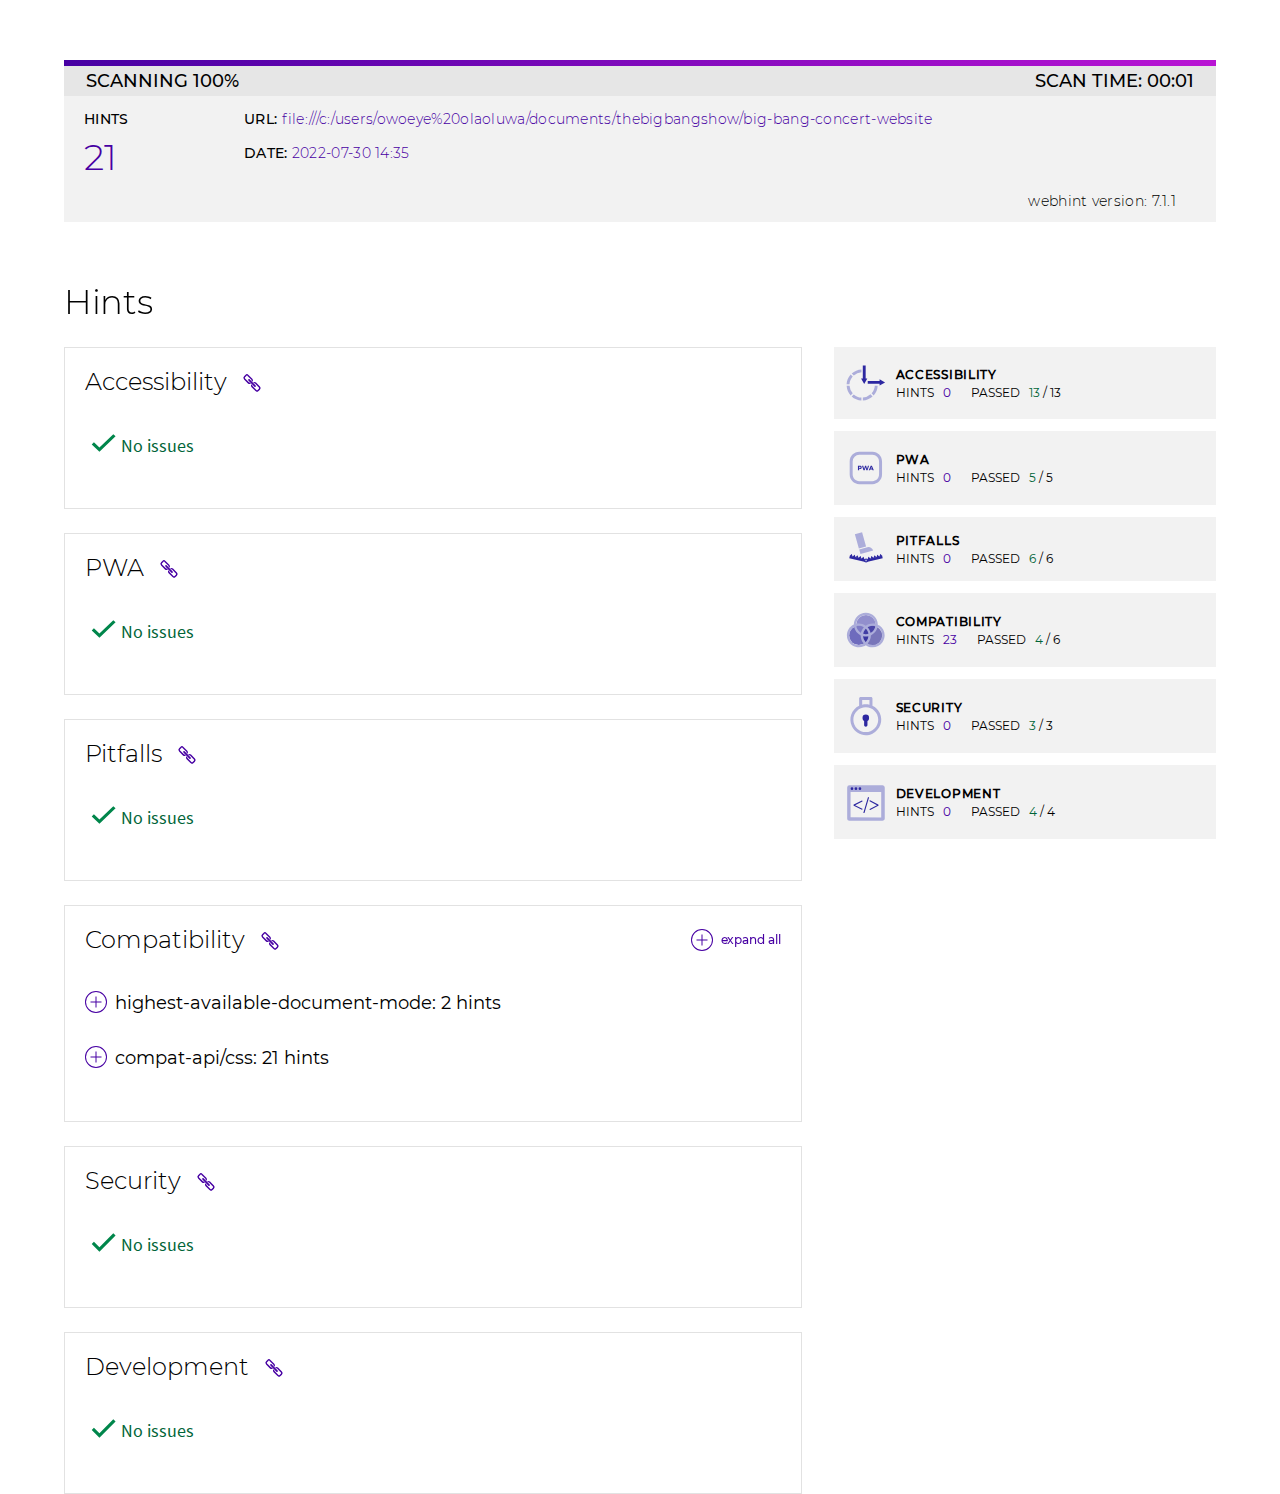
<file: hint-report/file--C--Users-Owoeye%20Olaoluwa-Documents-THEBIGBANGSHOW-Big-Bang-concert-Website.html>
<!DOCTYPE html>
<html lang="en">
<head>
    <meta charset="utf-8">
    <title>Webhint</title>
    <meta name="viewport" content="width=device-width, initial-scale=1">
    
    
        <link rel="icon" href="[data-uri]">
    



    
        <style>
            /* Content from file: styles/fonts.css */
            @font-face {
    font-family: "Montserrat";
    font-style: normal;
    font-weight: 300;
    src: local("Montserrat Light"), local("Montserrat-Light"), url('[data-uri]') format("woff2"), url('[data-uri]') format("woff");
    unicode-range: U+0000-00FF, U+0131, U+0152-0153, U+02BB-02BC, U+02C6, U+02DA, U+02DC, U+2000-206F, U+2074, U+20AC, U+2122, U+2191, U+2193, U+2212, U+2215, U+FEFF, U+FFFD;
}

@font-face {
    font-family: "Montserrat";
    font-style: normal;
    font-weight: 400;
    src: local("Montserrat Regular"), local("Montserrat-Regular"), url('[data-uri]') format("woff2"), url('[data-uri]') format("woff");
    unicode-range: U+0000-00FF, U+0131, U+0152-0153, U+02BB-02BC, U+02C6, U+02DA, U+02DC, U+2000-206F, U+2074, U+20AC, U+2122, U+2191, U+2193, U+2212, U+2215, U+FEFF, U+FFFD;
}

@font-face {
    font-family: "Montserrat";
    font-style: normal;
    font-weight: 500;
    src: local("Montserrat Medium"), local("Montserrat-Medium"), url('[data-uri]') format("woff2"), url('[data-uri]') format("woff");
    unicode-range: U+0000-00FF, U+0131, U+0152-0153, U+02BB-02BC, U+02C6, U+02DA, U+02DC, U+2000-206F, U+2074, U+20AC, U+2122, U+2191, U+2193, U+2212, U+2215, U+FEFF, U+FFFD;
}

@font-face {
    font-family: "Source Sans Pro";
    font-style: normal;
    font-weight: 400;
    src: local("Source Sans Pro Regular"), local("SourceSansPro-Regular"), url('[data-uri]') format("woff2"), url('[data-uri]') format("woff");
    unicode-range: U+0000-00FF, U+0131, U+0152-0153, U+02BB-02BC, U+02C6, U+02DA, U+02DC, U+2000-206F, U+2074, U+20AC, U+2122, U+2191, U+2193, U+2212, U+2215, U+FEFF, U+FFFD;
}

        </style>
    
        <style>
            /* Content from file: styles/base.css */
            /*
 *	BASE
 * =============================================
 */

* {
    box-sizing: border-box;
    margin: 0;
    padding: 0;
}

a {
    text-decoration: none;
}

a:hover {
    text-decoration: underline;
}

button, input, select {
    font: inherit;
}

img {
    border: 0;
}

/* Style focusable elements that need focus ring. Others reset and receive border styles in controls/color.css */
a:focus,
li:focus,
ul:focus,
button:focus,
summary:focus,
[tabindex="0"]:focus {
    outline: 1px dashed;
}

/*
Vertical rhythm
Sets a margin on select block level elements that have a previous sibling.
 */

* + p,
* + ol,
* + ul,
* + dl,
* + fieldset,
* + label,
* + pre,
* + blockquote,
* + img {
    margin-top: 2.4rem;
}

        </style>
    
        <style>
            /* Content from file: styles/controls.css */
            /*
 * BUTTONS
 * ---------------------------------------------
 */

button,
a.button {
    min-width: 16rem;
    max-width: 100%;
    border: 1px solid transparent;

    /* needed to override Chrome styles */
    border-radius: 0;
    padding: 1.2rem 1.6rem;

    color: #fff;
    letter-spacing: .1rem;
    text-transform: uppercase;

    overflow: hidden;
    white-space: nowrap;
    text-overflow: ellipsis;

    /* needed for .button as doesn’t always get default control behaviours */
    display: inline-block;
    text-align: center;
    cursor: pointer;
}

button:hover,
button:focus,
.button:hover,
.button:focus {
    border-color: hsla(0, 0%, 0%, .4);
}

button:active,
.button:active {
    border-color: transparent;
    background-color: hsla(0, 0%, 0%, .4);
}

        </style>
    
        <style>
            /* Content from file: styles/type.css */
            /*
 * TYPOGRAPHY
 * =============================================
 */

/*
    Base font size: 10px for easy rem to px conversion.
    Use % so if user increases their default font-size, it doesn’t wipe that out
*/
html {
    font-size: 62.5%;
}

/* use em rather than rem due to IE9–10 rem in font shorthand bug. */
body {
    font: 1.8em/1.4 base, "Source Sans Pro", Verdana, sans-serif;
}

/*	Headings and Captions */

/* only elements get top margin. Semantic classes only get the font/text styles */
h1,
h2,
h3,
h4,
h5,
button,
legend,
.headline,
.heading,
.subheading,
.title,
.subtitle,
.subtitle--alt,
.caption--alt,
.button,
.button--alt,
.scan-heading,
.category,
.rule-list,
.rule-title,
.rule-tile__category,
[class*="-badge"],
.scan-overview,
.docs-button,
.anchor-top,
.feature__cta {
    font-family: "Montserrat", sans-serif;
}


h1,
h2,
.headline,
.heading,
.scan-heading {
    letter-spacing: -.01em;

    position: relative;
    max-width: 64rem;
    z-index: 1;
}

.headline::before,
.heading::before {
    content: "";
    position: absolute;
    left: 0;
    top: -.5rem;
    height: .5rem;
    width: 5rem;
}

h1,
h2,
h3,
h6,
caption,
.headline,
.heading,
.subheading,
.title,
.subcaption {
    font-weight: 300;
    line-height: 1.2;
}

h3,
h4,
.title,
.subtitle,
.subtitle--alt {
    font-weight: 300;
}

h2,
.subheading {
    font-size: 2.6rem;
}

h3,
.title,
.scan-heading {
    font-size: 2rem;
}

h4,
caption,
.subtitle {
    font-size: 1.8rem;
}

@media (min-width: 48em) {

    h2,
    .subheading {
        font-size: 3.4rem;
    }

    h3,
    .title {
        font-size: 2.4rem;
    }

    h4,
    caption,
    .subtitle {
        font-size: 2rem;
    }

}

/* Maximum line lengths */
details,
p,
li {
    max-width: 64rem;
}

        </style>
    
        <style>
            /* Content from file: styles/layouts.css */
            /*
 * LAYOUTS
 * =============================================
 * @Dependencies: base.css, structure.css
 */

.container::after,
.layout::after,
.module::after {
    display: block;
    clear: both;
    content: "";
}

.layout {
    margin-right: 0;
    margin-left: 0;
}

.module {
    margin-top: 2.4rem;
    width: 100%;
}

.module:first-child {
    margin-top: 0;
}

@media (min-width: 33.75em) {

    .layout {
        margin-right: -1.2rem;
        margin-left: -1.2rem;
    }

    .module {
        float: left;
        padding-right: 1.2rem;
        padding-left: 1.2rem;
    }

}

@media (min-width: 48em) {

    .layout {
        margin-left: -1.6rem;
        margin-right: -1.6rem;
    }

    .module {
        padding-right: 1.6rem;
        padding-left: 1.6rem;
    }

}

/* Primary + Secondary */

@media (min-width: 48em) {

    .module--primary,
    .module--secondary {
        float: left;
        width: 50%;
        margin-top: 0;
    }

    .layout--basic--alt .module--secondary,
    .layout--basic--offset--alt .module--secondary {
        float: right;
    }

}

@media (min-width: 60em) {

    .layout--basic .module--primary,
    .layout--basic--alt .module--primary {
        width: 62.5%;
    }

    .layout--basic .module--secondary,
    .layout--basic--alt .module--secondary {
        width: 33.333%;
    }

    .layout--basic--offset .module--primary,
    .layout--basic--offset--alt .module--primary {
        width: 58.333%;
    }

    .layout--basic--offset .module--secondary,
    .layout--basic--offset--alt .module--secondary {
        width: 37.5%;
    }

}

        </style>
    
        <style>
            /* Content from file: styles/structure.css */
            /*
 * BASIC STRUCTURE
 * =============================================
 * @Dependencies: base.css
 */

body {
    overflow-x: hidden;
}

/* Limit widths */
hr,
.container {
    max-width: 144rem;
}

/* Standard sections and subsections */
.section,
hr {
    margin-top: 4.8rem;
}



/*
Containing element goes INSIDE sections,
as some sections are full-bleed on the page.
 */

.container {
    width: 100%;
    padding-right: 1rem;
    padding-left: 1rem;
}

.container .container,
.container hr {
    width: auto;
}

@media (min-width: 48em) {

    .content > header,
    .section,
    hr {
        margin-top: 6rem;
    }

}

/* @TODO: Revert to 56.2em when extensions is removed from header */
@media (min-width: 58em) {

    hr,
    .container {
        width: 90%;
        margin-right: auto;
        margin-left: auto;
        padding-right: 0;
        padding-left: 0;
    }

}

        </style>
    
        <style>
            /* Content from file: styles/anchor-top.css */
            a.anchor-top {
    position: fixed;
    right: 2.4rem;
    bottom: 2.4rem;

    width: 5rem;
    height: 6rem;

    padding: 3.3rem 1.2rem 1rem 1.2rem;

    font-size: 1.3rem;
    background: hsla(266, 100%, 32%, .7);
    color: #fff;
    text-transform: uppercase;

    border-radius: .4rem;
}

a.anchor-top:hover, a.anchor-top:focus {
    background: hsla(266, 100%, 32%, .8);
    text-decoration: none;
}

a.anchor-top:focus {
    outline: 1px dashed #4700a3;
}

a.anchor-top:active {
    background: hsla(266, 100%, 32%, 1);
}

a.anchor-top::before {
    content: url('[data-uri]');
    display: inline-block;
    position: absolute;
    width: 2.5rem;
    top: 1.4rem;
    left: 0;
    padding: 0 1.25rem;
}

        </style>
    
        <style>
            /* Content from file: styles/scan/scan-results.css */
            /*
* SCAN RESULTS
* =============================================
* @Dependencies: base.css, structure.css, type.css
*/

.menu-open {
    overflow: hidden;
}

/* SCAN OVERVIEW */

.scan-overview {
    margin-bottom: 2.4rem;
    width: 100%;
}

.scan-overview__status {
    background-color: #e6e6e6;
    display: flex;
    font-size: 1.8rem;
    font-weight: 500;
    justify-content: space-between;
    line-height: 1.8rem;
    margin: 0;
    padding: 1.2rem 2.2rem .6rem;
    position: relative;
    text-transform: uppercase;
}

.scan-overview__status * {
    margin-top: 0;
}

.scan-overview__progress-bar {
    background-image: linear-gradient(270deg, #4700a3, #b914d4);
    background-size: 300%;
    height: 6px;
    left: 0;
    position: absolute;
    top: 0;
    transition: width 1s 0s linear;
    width: 0;
    animation: progressBarAnimation 2s ease infinite;
}

.scan-overview__progress-bar.end-animation {
    animation: none;
    background-size: 100%;
    background-image: linear-gradient(to right, #4700a3, #b914d4);
}

@keyframes progressBarAnimation {

    0% {
        background-position: 0% 50%
    }
    50% {
        background-position: 100% 50%
    }
    100% {
        background-position: 0% 50%
    }

}

.scan-overview--details {
    background-color: #f2f2f2;
    padding: 1.4rem 2rem;
    position: relative;
}

.scan-overview--debug-details {
    display: flex;
}

.scan-overview__scan-time {
    display: none;
    margin: 0;
}

.scan-overview--version {
    margin-right: 2rem;
}

.scan-overview--version .scan-overview__subheader,
.scan-overview--config .scan-overview__subheader {
    text-transform: none;
}

.scan-overview__subheader {
    font-size: 1.4rem;
    font-weight: 500;
    letter-spacing: .03rem;
    margin-top: 1.4rem;
    max-width: none;
    text-transform: uppercase;
}

.scan-overview__subheader span {
    color: #4700a3;
    font-weight: 300;
}

.scan-overview--debug-details .scan-overview__subheader {
    color: #000;
    font-weight: 300;
}

.scan-overview--debug-details .scan-overview__subheader span {
    color: #000;
}

.overview--url__url {
    text-transform: lowercase;
}

[class*="scan-overview__body--"] {
    font-size: 4.8rem;
    font-weight: 200;
    letter-spacing: .03rem;
    margin-right: 1rem;
    margin-top: .2rem;
    min-width: 15rem;
    text-transform: uppercase;
}

.scan-overview__body--purple {
    color: #4700a3;
}

.scan-overview__body__permalink {
    overflow-wrap: break-word;
    word-wrap: break-word;
}

.scan-overview__body__permalink .permalink-content {
    text-transform: none;
}

.permalink-copy {
    background-color: transparent;
    font-weight: 300;
    min-width: 2rem;
    padding: 0;
    text-align: left;
    white-space: normal;
}

.permalink-copy img {
    vertical-align: middle;
    width: 2rem;
}

.scan-overview__body__link {
    color: #000;
    display: inline-block;
    font-weight: 300;
}

@media (min-width: 33.75em) {

    .scan-overview--details {
        display: flex;
        justify-content: flex-start;
        padding-bottom: 4rem;
    }

    .scan-overview--more-details {
        display: flex;
        flex-wrap: wrap;
        justify-content: flex-start;
    }

    .scan-overview--scan-links {
        margin-right: 2rem;
    }

    .scan-overview__scan-time {
        display: block;
    }

    .scan-overview--scan-links .scan-overview__subheader {
        margin-bottom: 1.4rem;
    }

    .scan-overview--debug-details {
        bottom: 1rem;
        position: absolute;
        right: 2rem;
    }

    .scan-overview__subheader {
        margin-top: 0;
    }
}

@media (min-width: 58em) {
    [class*="scan-overview__body--"] {
        font-size: 3.6rem;
    }
}

/* OVERVIEW TILES */

.module.module--categories {
    margin-top: 0;
    width: 100%;
}

.rule-categories {
    position: fixed;
    left: 0;
    padding: 0 2rem;
    width: 100%;
    background-color: #fff;
    z-index: 5;
    bottom: calc(-100% + 5rem);
    height: calc(100% - 5rem);
    transition: bottom .5s ease-out;
}

.rule-categories.open {
    bottom: 5rem;
}

.rule-categories a {
    text-decoration: none;
}

.rule-tile--wrapper {
    border: 1px solid #979797;
    border-top: none;
    display: block;
}

.rule-tile--wrapper:first-child {
    border-top: 1px solid #979797;
}

.rule-tile {
    align-items: center;
    background-color: #f2f2f2;
    color: #000;
    display: flex;
    justify-content: space-evenly;
    padding: 1.2rem;
}

.rule-icon {
    margin-top: 0;
    max-width: 3.1rem;
    width: 100%;
}

a > .rule-tile:hover {
    background-color: rgba(64, 69, 221, 0.2);
    text-decoration: none;
}

.rule-tile__category {
    color: #000;
    flex: 1;
    font-size: 1.2rem;
    font-weight: 600;
    letter-spacing: .07rem;
    margin: 0 0 0 1rem;
    max-width: 19rem;
    text-transform: uppercase;
    white-space: nowrap;
}

.rule-tile__hints {
    color: #4700a3;
}

.rule-tile__passed {
    color: #006538;
}

.rule-tile__info {
    align-items: center;
    display: flex;
    flex-grow: 1;
    justify-content: space-between;
}

.rule-tile__results {
    display: flex;
    flex: 1;
    justify-content: space-around;
}

.rule-tile__result-wrapper {
    margin-left: 2.4rem;
    text-align: center;
}

.rule-tile__result-wrapper p {
    margin: 0;
}

.rule-tile__sub-category {
    /* move to type.css */
    font-family: "Montserrat", sans-serif;
    font-size: 1.4rem;
    font-weight: 500;
    flex: 1;
    text-transform: uppercase;
}

.show-categories {
    background-color: #4713a0;
    bottom: 0;
    height: 5rem;
    left: 0;
    position: fixed;
    text-transform: uppercase;
    width: 100%;
    z-index: 10;
}


@media (min-width: 33.75em) {

    .module.module--categories {
        float: none;
    }

    .rule-tile__category {
        font-size: 1.4rem;
    }

    .rule-tile__sub-category {
        font-size: 1.6rem;
        font-weight: 400;
    }

    .rule-icon {
        max-width: 4rem;
        max-height: 5rem;
    }

}

@media (min-width: 48em) {

    .module.module--categories {
        float: right;
        margin-top: 2.4rem;
        position: sticky;
        top: 1rem;
        width: 35%;
    }

    .module.module--results {
        width: 65%;
    }
    .show-categories {
        display: none;
    }

    .rule-categories {
        display: block;
        padding: 0;
        position: static;
    }

    .rule-tile {
        margin: 0 0 1.2rem;
    }

    .rule-tile--wrapper {
        border: none;
    }

    .rule-tile--wrapper:first-child {
        border-top: none;
    }

}

@media (min-width: 48em) and (max-width: 82.5em) {

    .rule-tile__info {
        flex-direction: column;
        justify-content: center;
        align-items: start;
    }

    .rule-tile__category {
        font-size: 1.2rem;
    }

    .rule-tile__results {
        justify-content: start;
        line-height: 1.3rem;
        margin-left: 1rem;
        width: 100%;
    }

    .rule-tile__result-wrapper {
        margin: 0;
    }

    .rule-tile__result-wrapper:first-child {
        margin-right: 2rem;
    }

    .rule-tile__result-wrapper p {
        display: inline-block;
    }

    .rule-tile__result-wrapper p span {
        margin-left: .5rem;
    }

    .rule-tile__sub-category {
        font-size: 1.2rem;
    }

}

/* SCAN DETAILS */

.rule-result {
    border: 1px solid #e2e2e2;
    margin-top: 2.4rem;
    padding: 2rem;
}

.rule-result--category {
    align-items: center;
    display: flex;
    justify-content: space-between;
    margin-bottom: 3.6rem;
}

.hint-link::after {
	position: absolute;
	content: url('[data-uri]');
	display: inline-block;
	width: 2rem;
	margin-top: .3rem;
	margin-left: 1.5rem;
}

.button-expand-all {
    background: rgba(255, 255, 255, 0) url('[data-uri]') 0 0 no-repeat;
    border: 0;
    color: #4700a3;
    font-size: 1.2rem;
    font-weight: 500;
    height: 2.2rem;
    letter-spacing: -.1px;
    line-height: 2.2rem;
    min-width: 0;
    padding: 0 0 0 3rem;
    position: relative;
}

.button-expand-all.closed {
    background-position: 0 -2.2rem;
}

.rule-result h3 {
    display: flex;
    text-transform: capitalize;
}

.rule-result--details {
    /* display: block; is necessary for Edge */
    display: block;
    margin-bottom: 3rem;
    max-width: none;
    width: 100%;
}

.rule-result--details > .rule-content {
    display: none;
}

.rule-result--details[open] > .rule-content {
    display: block;
}

.rule-title {
    cursor: pointer;
    font-size: 1.8rem;
    font-weight: 400;
    padding-left: 3rem;
    list-style: none;
}

.rule-title::-webkit-details-marker {
    display: none;
}

.rule-title::before {
    background: url('[data-uri]') no-repeat 0 -22px;
    content: "";
    height: 22px;
    position: absolute;
    width: 22px;
    margin-left: -3rem;
}

.rule-result--details[open] .rule-title::before {
    background-position: 0 0;
}

.rule-content {
    border-top: 1px solid #979797;
    display: flex;
    flex-flow: column;
    margin-top: .8rem;
}

.rule-result--details__hint-number {
    color: #4700a3;
}

.rule-result--details__hint-link,
.rule-result--details__hint-link:visited {
    color: #4700a3;
}

.rule-doc-buttons {
    background-color: #fff;
    padding-top: 1rem;
    position: sticky;
    top: 0;
    z-index: 1;
}

.rule-doc-button {
    background: #4700a3;
    display: inline-block;
    font-size: 1.4rem;
    font-weight: 500;
    padding: .6rem 3.5rem .6rem 1rem;
    position: relative;
    text-decoration: none;
}

.rule-doc-button,
.rule-doc-button:visited {
    color: #fff;
}

.rule-doc-button:nth-child(2) {
    margin-left: 1rem;
}

.rule-doc-icon {
    background: url('[data-uri]') no-repeat right center;
    height: 100%;
    position: absolute;
    right: 1rem;
    top: 0;
    width: 20px;
}

button {
    text-transform: none;
}

.rule-result--details__body {
    padding: 1.4rem 0;
    margin-left: 3rem;
}

.rule-result--details__body p {
    overflow-wrap: break-word;
    word-wrap: break-word;
}

.rule-result--details__body > * {
    margin-top: 2rem;
}

.rule-result--details__body code {
    background-color: hsla(238, 65%, 90%, .6);
    border-radius: .3rem;
    padding: .2rem .4rem;
}

.rule-result__code {
    background-color: #f4f4f4;
    margin-top: 3rem;
    padding: 2.4rem;
    /* Hanlde long urls */
    overflow-wrap: break-word;
    word-wrap: break-word;
    -ms-word-break: break-all;
    word-break: break-word;
    /* Adds a hyphen where the word breaks, if supported (No Blink) */
    -ms-hyphens: auto;
    -moz-hyphens: auto;
    -webkit-hyphens: auto;
    hyphens: auto;
}

.rule-result__code code {
    background-color: #f4f4f4;
}

/* RULE RESULT MESSAGES */

.rule-result__message--compiling {
    color: #4700a3;
    margin-top: -2.6rem;
}

.rule-result__message--compiling p,
.rule-result__message--compiling__loader {
    display: inline-block;
}

.rule-result__message--compiling p {
    padding-left: 1.6rem;
}

.rule-result__message--compiling__loader {
    animation: spin 2s linear infinite;
    border: 3px solid #f3f3f3;
    border-radius: 50%;
    border-top: 3px solid #4700a3;
    height: 2.5rem;
    width: 2.5rem;
}

.rule-result__doc--list {
    padding-left: 2rem;
    margin-top: 0;
}

/* RESULTS LOADER ANIMATION */

@keyframes spin {

    0% {
        transform: rotate(0deg);
    }
    100% {
        transform: rotate(360deg);
    }

}

.rule-result__message--passed {
    color: #006538;
    padding-left: 3.6rem;
}

.rule-result__message--passed::before {
    content: url('[data-uri]');
    height: .5rem;
    position: absolute;
    width: 2.5rem;
    margin-left: -3rem;
}

/* INTEGRATION MESSAGES */

.rule-result--details__footer-msg {
    margin: 2.4rem 0 2.4rem 3rem;
}

.rule-result--details__footer-msg p {
    display: inline-block;
}

.rule-result--details__footer-msg img {
    margin-left: 1.2rem;
    margin-top: 0;
    vertical-align: middle;
    width: 15rem;
}

.rule-result--details__footer-msg img.axe-logo {
    width: 7rem;
}

/* SCAN QUEUE */

.scan-queue-bg-wrap {
    background-color: #3035a6;
    color: #fff;
    padding-bottom: 6rem;
}

.scan-queue-bg-wrap .breadcrumb ul,
.scan-queue-bg-wrap .breadcrumb ul a,
.scan-queue-bg-wrap > .subtitle {
    color: #fff;
}

.scan-queue__permalink {
    background-color: #fff;
    color: #000;
    max-width: 64rem;
    margin: 2.4rem 0;
    padding: 2.4rem;
    word-break: break-all;
}

/* SCAN ERROR */

.scanner-cta {
    position: relative;
}

.scanner-cta__link::after {
    content: url('[data-uri]');
    display: inline-block;
    left: 21rem;
    margin-top: .2rem;
    position: absolute;
    width: .8rem;
}

.scan-error {
    margin-top: 2.4rem;
}

/* PRINT STYLES */

@media print {

    .rule-categories {
        position: relative;
        margin: 1.2rem 0 0 0;
        padding: 0;
    }

    .show-categories {
        display: none;
    }

    .rule-tiles {
        padding: .6rem 1.2rem;
    }

    .button-expand-all {
        display: none;
    }

    .rule-doc-buttons {
        position: relative;
    }

    .rule-doc-button,
    .rule-doc-button:nth-child(2) {
        border: 1px solid #4700a3;
        color: #4700a3;
        background-color: #fff;
        padding: .6rem;
    }

    .rule-doc-icon {
        display: none;
    }

    .rule-result--details,
    .rule-result--details__hint-link,
    .rule-result--details__footer-msg {
        font-size: 75%;
    }

    .rule-result--details__body {
        border-top: 1px solid #d6d6d6;
    }

    .rule-content div:nth-child(2) {
        border-top: none;
    }

    .rule-result--details__body p {
        margin: .6rem 0 0 0;
    }

    .rule-result__code {
        border: 1px solid #d6d6d6;
        margin: 1.2rem 0 0 0;
        padding: 1.2rem;
    }

    .rule-result--details__footer-msg {
        margin: .6rem 0 1.2rem 3rem;
    }

    .rule-result--details__footer-msg img.axe-logo {
        width: 3rem;
    }

    .rule-title {
        padding-left: 0;
    }

    .hint-link::after,
    .rule-title::before {
        display: none;
    }

}

        </style>
    
        <style>
            /* Content from file: styles/highlight/default.min.css */
            .hljs{display:block;overflow-x:auto;padding:0.5em;background:#F0F0F0}.hljs,.hljs-subst{color:#444}.hljs-comment{color:#888888}.hljs-keyword,.hljs-attribute,.hljs-selector-tag,.hljs-meta-keyword,.hljs-doctag,.hljs-name{font-weight:bold}.hljs-type,.hljs-string,.hljs-number,.hljs-selector-id,.hljs-selector-class,.hljs-quote,.hljs-template-tag,.hljs-deletion{color:#880000}.hljs-title,.hljs-section{color:#880000;font-weight:bold}.hljs-regexp,.hljs-symbol,.hljs-variable,.hljs-template-variable,.hljs-link,.hljs-selector-attr,.hljs-selector-pseudo{color:#BC6060}.hljs-literal{color:#78A960}.hljs-built_in,.hljs-bullet,.hljs-code,.hljs-addition{color:#397300}.hljs-meta{color:#1f7199}.hljs-meta-string{color:#4d99bf}.hljs-emphasis{font-style:italic}.hljs-strong{font-weight:bold}
        </style>
    
</head>
<body>
    <div class="section container">
    <div class="scan-overview" data-id="1659191715108" id="main">
        <div class="scan-overview__status">
            <div id="scan-percentage-bar" class="scan-overview__progress-bar end-animation" style="width: 100%"></div>
            <p>scanning <span id="scan-percentage">100%</span></p>
            <p class="scan-overview__scan-time">
                scan time: <span id="scan-time">00:01</span>
            </p>
        </div>
        <div class="scan-overview--details">
            <div class="scan-overview--hints">
                <p class="scan-overview__subheader">hints</p>
                <p class="scan-overview__body--purple large" id="total-hints">21</p>
            </div>
            <div class="scan-overview--more-details">
                <div class="scan-overview--scan-links">
                    <div class="scan-overview--url">
                        <p class="scan-overview__subheader">url: <span class="overview--url__url">file:///C:/Users/Owoeye%20Olaoluwa/Documents/THEBIGBANGSHOW/Big-Bang-concert-Website</span></p>
                    </div>
                    
                        <div class="scan-overview--time-stamp">
                            <p class="scan-overview__subheader">Date: <span id="scan-date" class="overview--time-stamp__time-stamp" data-date="2022-07-30T14:35:13.790Z">2022-07-30T14:35:13.790Z</span></p>
                        </div>
                    
                </div>
                
            </div>
            <div class="scan-overview--debug-details">
                <div class="scan-overview--version">
                    <p class="scan-overview__subheader">webhint version: <span id="version">7.1.1</span></p>
                </div>
                
            </div>
        </div>
    </div>
    
    <section id="results-container" class="section container" aria-labelledby="hints" aria-live="polite">
        <h2 id="hints">Hints</h2>
        <div class="layout layout--basic--offset--alt">
            <div class="module module--secondary module--categories">
                <button aria-control="categories-list" class="show-categories" id="show-categories">Jump to category</button>
                <div class="rule-categories" id="categories-list">
                                            <a class="rule-tile--wrapper" id="summary-accessibility" href="#category-accessibility">
    <div class="rule-tile">
        <img src="[data-uri]" class="rule-icon" alt="" role="presentation">
        <div class="rule-tile__info">
            <p class="rule-tile__category">Accessibility</p>
            <div class="rule-tile__results">
                <div class="rule-tile__result-wrapper">
                    <p class="rule-tile__sub-category">hints</p>
                    <p class="rule-tile__sub-category rule-tile__hints"><span>0</span></p>
                </div>
                <div class="rule-tile__result-wrapper">
                    <p class="rule-tile__sub-category">passed</p>
                    <p class="rule-tile__sub-category"><span class="rule-tile__passed">13</span>&nbsp;/&nbsp;13</p>
                </div>
            </div>
        </div>
    </div>
</a>

                                            <a class="rule-tile--wrapper" id="summary-pwa" href="#category-pwa">
    <div class="rule-tile">
        <img src="[data-uri]" class="rule-icon" alt="" role="presentation">
        <div class="rule-tile__info">
            <p class="rule-tile__category">PWA</p>
            <div class="rule-tile__results">
                <div class="rule-tile__result-wrapper">
                    <p class="rule-tile__sub-category">hints</p>
                    <p class="rule-tile__sub-category rule-tile__hints"><span>0</span></p>
                </div>
                <div class="rule-tile__result-wrapper">
                    <p class="rule-tile__sub-category">passed</p>
                    <p class="rule-tile__sub-category"><span class="rule-tile__passed">5</span>&nbsp;/&nbsp;5</p>
                </div>
            </div>
        </div>
    </div>
</a>

                                            <a class="rule-tile--wrapper" id="summary-pitfalls" href="#category-pitfalls">
    <div class="rule-tile">
        <img src="[data-uri]" class="rule-icon" alt="" role="presentation">
        <div class="rule-tile__info">
            <p class="rule-tile__category">Pitfalls</p>
            <div class="rule-tile__results">
                <div class="rule-tile__result-wrapper">
                    <p class="rule-tile__sub-category">hints</p>
                    <p class="rule-tile__sub-category rule-tile__hints"><span>0</span></p>
                </div>
                <div class="rule-tile__result-wrapper">
                    <p class="rule-tile__sub-category">passed</p>
                    <p class="rule-tile__sub-category"><span class="rule-tile__passed">6</span>&nbsp;/&nbsp;6</p>
                </div>
            </div>
        </div>
    </div>
</a>

                                            <a class="rule-tile--wrapper" id="summary-compatibility" href="#category-compatibility">
    <div class="rule-tile">
        <img src="[data-uri]" class="rule-icon" alt="" role="presentation">
        <div class="rule-tile__info">
            <p class="rule-tile__category">Compatibility</p>
            <div class="rule-tile__results">
                <div class="rule-tile__result-wrapper">
                    <p class="rule-tile__sub-category">hints</p>
                    <p class="rule-tile__sub-category rule-tile__hints"><span>23</span></p>
                </div>
                <div class="rule-tile__result-wrapper">
                    <p class="rule-tile__sub-category">passed</p>
                    <p class="rule-tile__sub-category"><span class="rule-tile__passed">4</span>&nbsp;/&nbsp;6</p>
                </div>
            </div>
        </div>
    </div>
</a>

                                            <a class="rule-tile--wrapper" id="summary-security" href="#category-security">
    <div class="rule-tile">
        <img src="[data-uri]" class="rule-icon" alt="" role="presentation">
        <div class="rule-tile__info">
            <p class="rule-tile__category">Security</p>
            <div class="rule-tile__results">
                <div class="rule-tile__result-wrapper">
                    <p class="rule-tile__sub-category">hints</p>
                    <p class="rule-tile__sub-category rule-tile__hints"><span>0</span></p>
                </div>
                <div class="rule-tile__result-wrapper">
                    <p class="rule-tile__sub-category">passed</p>
                    <p class="rule-tile__sub-category"><span class="rule-tile__passed">3</span>&nbsp;/&nbsp;3</p>
                </div>
            </div>
        </div>
    </div>
</a>

                                            <a class="rule-tile--wrapper" id="summary-development" href="#category-development">
    <div class="rule-tile">
        <img src="[data-uri]" class="rule-icon" alt="" role="presentation">
        <div class="rule-tile__info">
            <p class="rule-tile__category">Development</p>
            <div class="rule-tile__results">
                <div class="rule-tile__result-wrapper">
                    <p class="rule-tile__sub-category">hints</p>
                    <p class="rule-tile__sub-category rule-tile__hints"><span>0</span></p>
                </div>
                <div class="rule-tile__result-wrapper">
                    <p class="rule-tile__sub-category">passed</p>
                    <p class="rule-tile__sub-category"><span class="rule-tile__passed">4</span>&nbsp;/&nbsp;4</p>
                </div>
            </div>
        </div>
    </div>
</a>

                    
                </div>
            </div>
            <div class="module module--primary module--results">
                                    <section class="rule-result" id="accessibility">
    <div class="rule-result--category">
        <h3 id="category-accessibility">Accessibility <a href="#category-accessibility" class="hint-link" title="Accessibility"></a></h3>
        
    </div>
    
        <div class="rule-result--details">
    <div class="rule-result__message--passed">
        <p>No issues</p>
    </div>
</div>

    
</section>

                                    <section class="rule-result" id="pwa">
    <div class="rule-result--category">
        <h3 id="category-pwa">PWA <a href="#category-pwa" class="hint-link" title="PWA"></a></h3>
        
    </div>
    
        <div class="rule-result--details">
    <div class="rule-result__message--passed">
        <p>No issues</p>
    </div>
</div>

    
</section>

                                    <section class="rule-result" id="pitfalls">
    <div class="rule-result--category">
        <h3 id="category-pitfalls">Pitfalls <a href="#category-pitfalls" class="hint-link" title="Pitfalls"></a></h3>
        
    </div>
    
        <div class="rule-result--details">
    <div class="rule-result__message--passed">
        <p>No issues</p>
    </div>
</div>

    
</section>

                                    <section class="rule-result" id="compatibility">
    <div class="rule-result--category">
        <h3 id="category-compatibility">Compatibility <a href="#category-compatibility" class="hint-link" title="Compatibility"></a></h3>
        
            <button title="expand" class="button-expand-all expanded">close all</button>

        
    </div>
    
        
            <details open class="rule-result--details" id="highest-available-document-mode" aria-expanded="true" role="group">
    <summary class="rule-title" title="show highest-available-document-mode&#39;s result details" role="button">highest-available-document-mode: 2 hints</summary>
    <div class="rule-content">
        
        <div class="rule-doc-buttons">
            <a class="rule-doc-button" rel="noopener noreferrer" target="_blank" href="https://webhint.io/docs/user-guide/hints/hint-highest-available-document-mode/#why-is-this-important"
                title="highest-available-document-mode - Why is this important">
                Why is this important <span class="rule-doc-icon"></span>
            </a>

            <a class="rule-doc-button" rel="noopener noreferrer" target="_blank" href="https://webhint.io/docs/user-guide/hints/hint-highest-available-document-mode/#examples-that-pass-the-hint"
                title="highest-available-document-mode - How to fix it">
                How to fix it <span class="rule-doc-icon"></span>
            </a>
        </div>
        
        
            <div class="rule-result--details__body">
                <p id="hint-highest-available-document-mode-1">
                    <span class="rule-result--details__hint-number">hint #1:</span> The &#39;x-ua-compatible&#39; meta element should not be specified as it is not needed. <a href="#hint-highest-available-document-mode-1" class="hint-link" title="highest-available-document-mode: hint #1"></a>
                </p>
                
                <p>
                    <a class="rule-result--details__hint-link" target="_blank" rel="noopener noreferrer" href="file:///C:/Users/Owoeye%20Olaoluwa/Documents/THEBIGBANGSHOW/Big-Bang-concert-Website/about.html">
                        file:///C:/Users/Owoeye … oncert-Website/about.html
                    </a>
                </p>
                
                
                <div class="rule-result__code">
                    <code class="">&lt;meta http-equiv=&#34;X-UA-Compatible&#34; content=&#34;IE=edge&#34;&gt;</code>
                </div>
                
                
            </div>
            
        
            <div class="rule-result--details__body">
                <p id="hint-highest-available-document-mode-2">
                    <span class="rule-result--details__hint-number">hint #2:</span> The &#39;x-ua-compatible&#39; meta element should not be specified as it is not needed. <a href="#hint-highest-available-document-mode-2" class="hint-link" title="highest-available-document-mode: hint #2"></a>
                </p>
                
                <p>
                    <a class="rule-result--details__hint-link" target="_blank" rel="noopener noreferrer" href="file:///C:/Users/Owoeye%20Olaoluwa/Documents/THEBIGBANGSHOW/Big-Bang-concert-Website/index.html">
                        file:///C:/Users/Owoeye … oncert-Website/index.html
                    </a>
                </p>
                
                
                <div class="rule-result__code">
                    <code class="">&lt;meta http-equiv=&#34;X-UA-Compatible&#34; content=&#34;IE=edge&#34;&gt;</code>
                </div>
                
                
            </div>
            
        
    </div>
</details>

        
            <details open class="rule-result--details" id="compat-api/css" aria-expanded="true" role="group">
    <summary class="rule-title" title="show compat-api/css&#39;s result details" role="button">compat-api/css: 21 hints</summary>
    <div class="rule-content">
        
        <div class="rule-doc-buttons">
            <a class="rule-doc-button" rel="noopener noreferrer" target="_blank" href="https://webhint.io/docs/user-guide/hints/hint-compat-api/css/#why-is-this-important"
                title="compat-api/css - Why is this important">
                Why is this important <span class="rule-doc-icon"></span>
            </a>

            <a class="rule-doc-button" rel="noopener noreferrer" target="_blank" href="https://webhint.io/docs/user-guide/hints/hint-compat-api/css/#examples-that-pass-the-hint"
                title="compat-api/css - How to fix it">
                How to fix it <span class="rule-doc-icon"></span>
            </a>
        </div>
        
        
            <div class="rule-result--details__body">
                <p id="hint-compat-api/css-1">
                    <span class="rule-result--details__hint-number">hint #1:</span> &#39;width: fit-content&#39; is not supported by Firefox, Firefox for Android. Add &#39;width: -moz-fit-content&#39; to support Firefox 3+, Firefox for Android 4+. <a href="#hint-compat-api/css-1" class="hint-link" title="compat-api/css: hint #1"></a>
                </p>
                
                <p>
                    <a class="rule-result--details__hint-link" target="_blank" rel="noopener noreferrer" href="file:///C:/Users/Owoeye%20Olaoluwa/Documents/THEBIGBANGSHOW/Big-Bang-concert-Website/about.scss">
                        file:///C:/Users/Owoeye … oncert-Website/about.scss
                    </a>
                </p>
                
                
                <div class="rule-result__code">
                    <code class="css">body {
    menu {
        #x-mark-container {
            width: fit-content;
        }
    }
}</code>
                </div>
                
                
                <div class="rule-result__doc">
                    <h4>Further Reading</h4>
                    <ul class="rule-result__doc--list">
                        
                            <li><a href="https://developer.mozilla.org/docs/Web/CSS/width" target="_blank" rel="noopener noreferrer">Learn more about this CSS feature on MDN</a></li>
                        
                    </ul>
                </div>
                
            </div>
            
        
            <div class="rule-result--details__body">
                <p id="hint-compat-api/css-2">
                    <span class="rule-result--details__hint-number">hint #2:</span> &#39;width: fit-content&#39; is not supported by Firefox, Firefox for Android. Add &#39;width: -moz-fit-content&#39; to support Firefox 3+, Firefox for Android 4+. <a href="#hint-compat-api/css-2" class="hint-link" title="compat-api/css: hint #2"></a>
                </p>
                
                <p>
                    <a class="rule-result--details__hint-link" target="_blank" rel="noopener noreferrer" href="file:///C:/Users/Owoeye%20Olaoluwa/Documents/THEBIGBANGSHOW/Big-Bang-concert-Website/about.scss">
                        file:///C:/Users/Owoeye … oncert-Website/about.scss
                    </a>
                </p>
                
                
                <div class="rule-result__code">
                    <code class="css">body {
    menu {
        a {
            p {
                width: fit-content;
            }
        }
    }
}</code>
                </div>
                
                
                <div class="rule-result__doc">
                    <h4>Further Reading</h4>
                    <ul class="rule-result__doc--list">
                        
                            <li><a href="https://developer.mozilla.org/docs/Web/CSS/width" target="_blank" rel="noopener noreferrer">Learn more about this CSS feature on MDN</a></li>
                        
                    </ul>
                </div>
                
            </div>
            
        
            <div class="rule-result--details__body">
                <p id="hint-compat-api/css-3">
                    <span class="rule-result--details__hint-number">hint #3:</span> &#39;width: fit-content&#39; is not supported by Firefox, Firefox for Android. Add &#39;width: -moz-fit-content&#39; to support Firefox 3+, Firefox for Android 4+. <a href="#hint-compat-api/css-3" class="hint-link" title="compat-api/css: hint #3"></a>
                </p>
                
                <p>
                    <a class="rule-result--details__hint-link" target="_blank" rel="noopener noreferrer" href="file:///C:/Users/Owoeye%20Olaoluwa/Documents/THEBIGBANGSHOW/Big-Bang-concert-Website/about.scss">
                        file:///C:/Users/Owoeye … oncert-Website/about.scss
                    </a>
                </p>
                
                
                <div class="rule-result__code">
                    <code class="css">body {
    menu {
        a {
            width: fit-content;
        }
    }
}</code>
                </div>
                
                
                <div class="rule-result__doc">
                    <h4>Further Reading</h4>
                    <ul class="rule-result__doc--list">
                        
                            <li><a href="https://developer.mozilla.org/docs/Web/CSS/width" target="_blank" rel="noopener noreferrer">Learn more about this CSS feature on MDN</a></li>
                        
                    </ul>
                </div>
                
            </div>
            
        
            <div class="rule-result--details__body">
                <p id="hint-compat-api/css-4">
                    <span class="rule-result--details__hint-number">hint #4:</span> &#39;width: fit-content&#39; is not supported by Firefox, Firefox for Android. Add &#39;width: -moz-fit-content&#39; to support Firefox 3+, Firefox for Android 4+. <a href="#hint-compat-api/css-4" class="hint-link" title="compat-api/css: hint #4"></a>
                </p>
                
                <p>
                    <a class="rule-result--details__hint-link" target="_blank" rel="noopener noreferrer" href="file:///C:/Users/Owoeye%20Olaoluwa/Documents/THEBIGBANGSHOW/Big-Bang-concert-Website/about.scss">
                        file:///C:/Users/Owoeye … oncert-Website/about.scss
                    </a>
                </p>
                
                
                <div class="rule-result__code">
                    <code class="css">body {
    header {
        .HB-container {
            #hamburger {
                width: fit-content;
            }
        }
    }
}</code>
                </div>
                
                
                <div class="rule-result__doc">
                    <h4>Further Reading</h4>
                    <ul class="rule-result__doc--list">
                        
                            <li><a href="https://developer.mozilla.org/docs/Web/CSS/width" target="_blank" rel="noopener noreferrer">Learn more about this CSS feature on MDN</a></li>
                        
                    </ul>
                </div>
                
            </div>
            
        
            <div class="rule-result--details__body">
                <p id="hint-compat-api/css-5">
                    <span class="rule-result--details__hint-number">hint #5:</span> &#39;width: fit-content&#39; is not supported by Firefox, Firefox for Android. Add &#39;width: -moz-fit-content&#39; to support Firefox 3+, Firefox for Android 4+. <a href="#hint-compat-api/css-5" class="hint-link" title="compat-api/css: hint #5"></a>
                </p>
                
                <p>
                    <a class="rule-result--details__hint-link" target="_blank" rel="noopener noreferrer" href="file:///C:/Users/Owoeye%20Olaoluwa/Documents/THEBIGBANGSHOW/Big-Bang-concert-Website/about.scss">
                        file:///C:/Users/Owoeye … oncert-Website/about.scss
                    </a>
                </p>
                
                
                <div class="rule-result__code">
                    <code class="css">body {
    header {
        .HB-container {
            width: fit-content;
        }
    }
}</code>
                </div>
                
                
                <div class="rule-result__doc">
                    <h4>Further Reading</h4>
                    <ul class="rule-result__doc--list">
                        
                            <li><a href="https://developer.mozilla.org/docs/Web/CSS/width" target="_blank" rel="noopener noreferrer">Learn more about this CSS feature on MDN</a></li>
                        
                    </ul>
                </div>
                
            </div>
            
        
            <div class="rule-result--details__body">
                <p id="hint-compat-api/css-6">
                    <span class="rule-result--details__hint-number">hint #6:</span> &#39;height: fit-content&#39; is not supported by Firefox, Firefox for Android. <a href="#hint-compat-api/css-6" class="hint-link" title="compat-api/css: hint #6"></a>
                </p>
                
                <p>
                    <a class="rule-result--details__hint-link" target="_blank" rel="noopener noreferrer" href="file:///C:/Users/Owoeye%20Olaoluwa/Documents/THEBIGBANGSHOW/Big-Bang-concert-Website/style.css">
                        file:///C:/Users/Owoeye … concert-Website/style.css
                    </a>
                </p>
                
                
                <div class="rule-result__code">
                    <code class="css">body .main-page nav .burger-container {
    height: fit-content;
}</code>
                </div>
                
                
                <div class="rule-result__doc">
                    <h4>Further Reading</h4>
                    <ul class="rule-result__doc--list">
                        
                            <li><a href="https://developer.mozilla.org/docs/Web/CSS/height" target="_blank" rel="noopener noreferrer">Learn more about this CSS feature on MDN</a></li>
                        
                    </ul>
                </div>
                
            </div>
            
        
            <div class="rule-result--details__body">
                <p id="hint-compat-api/css-7">
                    <span class="rule-result--details__hint-number">hint #7:</span> &#39;-ms-grid-row-align&#39; is not supported by Chrome, Chrome Android, Edge 16+, Firefox, Firefox for Android, Opera, Safari, Safari on iOS, Samsung Internet. <a href="#hint-compat-api/css-7" class="hint-link" title="compat-api/css: hint #7"></a>
                </p>
                
                <p>
                    <a class="rule-result--details__hint-link" target="_blank" rel="noopener noreferrer" href="file:///C:/Users/Owoeye%20Olaoluwa/Documents/THEBIGBANGSHOW/Big-Bang-concert-Website/style.css">
                        file:///C:/Users/Owoeye … concert-Website/style.css
                    </a>
                </p>
                
                
                <div class="rule-result__code">
                    <code class="css">body .program .lecture .program-icons {
    -ms-grid-row-align: center;
}</code>
                </div>
                
                
            </div>
            
        
            <div class="rule-result--details__body">
                <p id="hint-compat-api/css-8">
                    <span class="rule-result--details__hint-number">hint #8:</span> &#39;-ms-grid-row-align&#39; is not supported by Chrome, Chrome Android, Edge 16+, Firefox, Firefox for Android, Opera, Safari, Safari on iOS, Samsung Internet. <a href="#hint-compat-api/css-8" class="hint-link" title="compat-api/css: hint #8"></a>
                </p>
                
                <p>
                    <a class="rule-result--details__hint-link" target="_blank" rel="noopener noreferrer" href="file:///C:/Users/Owoeye%20Olaoluwa/Documents/THEBIGBANGSHOW/Big-Bang-concert-Website/style.css">
                        file:///C:/Users/Owoeye … concert-Website/style.css
                    </a>
                </p>
                
                
                <div class="rule-result__code">
                    <code class="css">body .program .lecture .title {
    -ms-grid-row-align: center;
}</code>
                </div>
                
                
            </div>
            
        
            <div class="rule-result--details__body">
                <p id="hint-compat-api/css-9">
                    <span class="rule-result--details__hint-number">hint #9:</span> &#39;-ms-grid-row-align&#39; is not supported by Chrome, Chrome Android, Edge 16+, Firefox, Firefox for Android, Opera, Safari, Safari on iOS, Samsung Internet. <a href="#hint-compat-api/css-9" class="hint-link" title="compat-api/css: hint #9"></a>
                </p>
                
                <p>
                    <a class="rule-result--details__hint-link" target="_blank" rel="noopener noreferrer" href="file:///C:/Users/Owoeye%20Olaoluwa/Documents/THEBIGBANGSHOW/Big-Bang-concert-Website/style.css">
                        file:///C:/Users/Owoeye … concert-Website/style.css
                    </a>
                </p>
                
                
                <div class="rule-result__code">
                    <code class="css">body .program .lecture .activity {
    -ms-grid-row-align: center;
}</code>
                </div>
                
                
            </div>
            
        
            <div class="rule-result--details__body">
                <p id="hint-compat-api/css-10">
                    <span class="rule-result--details__hint-number">hint #10:</span> &#39;-ms-grid-column-align&#39; is not supported by Chrome, Chrome Android, Edge 16+, Firefox, Firefox for Android, Opera, Safari, Safari on iOS, Samsung Internet. <a href="#hint-compat-api/css-10" class="hint-link" title="compat-api/css: hint #10"></a>
                </p>
                
                <p>
                    <a class="rule-result--details__hint-link" target="_blank" rel="noopener noreferrer" href="file:///C:/Users/Owoeye%20Olaoluwa/Documents/THEBIGBANGSHOW/Big-Bang-concert-Website/style.css">
                        file:///C:/Users/Owoeye … concert-Website/style.css
                    </a>
                </p>
                
                
                <div class="rule-result__code">
                    <code class="css">body .program #btn {
    -ms-grid-column-align: center;
}</code>
                </div>
                
                
            </div>
            
        
            <div class="rule-result--details__body">
                <p id="hint-compat-api/css-11">
                    <span class="rule-result--details__hint-number">hint #11:</span> &#39;-ms-grid-column-align&#39; is not supported by Chrome, Chrome Android, Edge 16+, Firefox, Firefox for Android, Opera, Safari, Safari on iOS, Samsung Internet. <a href="#hint-compat-api/css-11" class="hint-link" title="compat-api/css: hint #11"></a>
                </p>
                
                <p>
                    <a class="rule-result--details__hint-link" target="_blank" rel="noopener noreferrer" href="file:///C:/Users/Owoeye%20Olaoluwa/Documents/THEBIGBANGSHOW/Big-Bang-concert-Website/style.css">
                        file:///C:/Users/Owoeye … concert-Website/style.css
                    </a>
                </p>
                
                
                <div class="rule-result__code">
                    <code class="css">@media screen and (min-width: 768px) {
    body .program .lectures .lecture1 .program-icons,
    body .program .lectures … lecture4 .program-icons,
    body .program .lectures .lecture5 .program-icons {
        -ms-grid-column-align: center;
    }
}</code>
                </div>
                
                
            </div>
            
        
            <div class="rule-result--details__body">
                <p id="hint-compat-api/css-12">
                    <span class="rule-result--details__hint-number">hint #12:</span> &#39;-ms-grid-row-align&#39; is not supported by Chrome, Chrome Android, Edge 16+, Firefox, Firefox for Android, Opera, Safari, Safari on iOS, Samsung Internet. <a href="#hint-compat-api/css-12" class="hint-link" title="compat-api/css: hint #12"></a>
                </p>
                
                <p>
                    <a class="rule-result--details__hint-link" target="_blank" rel="noopener noreferrer" href="file:///C:/Users/Owoeye%20Olaoluwa/Documents/THEBIGBANGSHOW/Big-Bang-concert-Website/style.css">
                        file:///C:/Users/Owoeye … concert-Website/style.css
                    </a>
                </p>
                
                
                <div class="rule-result__code">
                    <code class="css">@media screen and (min-width: 768px) {
    body .program .lectures .lecture1 .title,
    body .program .lectures .lecture2 … program .lectures .lecture4 .title,
    body .program .lectures .lecture5 .title {
        -ms-grid-row-align: center;
    }
}</code>
                </div>
                
                
            </div>
            
        
            <div class="rule-result--details__body">
                <p id="hint-compat-api/css-13">
                    <span class="rule-result--details__hint-number">hint #13:</span> &#39;-ms-grid-column-align&#39; is not supported by Chrome, Chrome Android, Edge 16+, Firefox, Firefox for Android, Opera, Safari, Safari on iOS, Samsung Internet. <a href="#hint-compat-api/css-13" class="hint-link" title="compat-api/css: hint #13"></a>
                </p>
                
                <p>
                    <a class="rule-result--details__hint-link" target="_blank" rel="noopener noreferrer" href="file:///C:/Users/Owoeye%20Olaoluwa/Documents/THEBIGBANGSHOW/Big-Bang-concert-Website/style.css">
                        file:///C:/Users/Owoeye … concert-Website/style.css
                    </a>
                </p>
                
                
                <div class="rule-result__code">
                    <code class="css">@media screen and (min-width: 768px) {
    body .program .lectures .lecture1 .activity,
    body .program .lectures .lecture2 … lectures .lecture4 .activity,
    body .program .lectures .lecture5 .activity {
        -ms-grid-column-align: center;
    }
}</code>
                </div>
                
                
            </div>
            
        
            <div class="rule-result--details__body">
                <p id="hint-compat-api/css-14">
                    <span class="rule-result--details__hint-number">hint #14:</span> &#39;width: fit-content&#39; is not supported by Firefox, Firefox for Android. Add &#39;width: -moz-fit-content&#39; to support Firefox 3+, Firefox for Android 4+. <a href="#hint-compat-api/css-14" class="hint-link" title="compat-api/css: hint #14"></a>
                </p>
                
                <p>
                    <a class="rule-result--details__hint-link" target="_blank" rel="noopener noreferrer" href="file:///C:/Users/Owoeye%20Olaoluwa/Documents/THEBIGBANGSHOW/Big-Bang-concert-Website/style.scss">
                        file:///C:/Users/Owoeye … oncert-Website/style.scss
                    </a>
                </p>
                
                
                <div class="rule-result__code">
                    <code class="css">body {
    .mens {
        #xmark-container {
            #x-mark {
                width: fit-content;
            }
        }
    }
}</code>
                </div>
                
                
                <div class="rule-result__doc">
                    <h4>Further Reading</h4>
                    <ul class="rule-result__doc--list">
                        
                            <li><a href="https://developer.mozilla.org/docs/Web/CSS/width" target="_blank" rel="noopener noreferrer">Learn more about this CSS feature on MDN</a></li>
                        
                    </ul>
                </div>
                
            </div>
            
        
            <div class="rule-result--details__body">
                <p id="hint-compat-api/css-15">
                    <span class="rule-result--details__hint-number">hint #15:</span> &#39;width: fit-content&#39; is not supported by Firefox, Firefox for Android. Add &#39;width: -moz-fit-content&#39; to support Firefox 3+, Firefox for Android 4+. <a href="#hint-compat-api/css-15" class="hint-link" title="compat-api/css: hint #15"></a>
                </p>
                
                <p>
                    <a class="rule-result--details__hint-link" target="_blank" rel="noopener noreferrer" href="file:///C:/Users/Owoeye%20Olaoluwa/Documents/THEBIGBANGSHOW/Big-Bang-concert-Website/style.scss">
                        file:///C:/Users/Owoeye … oncert-Website/style.scss
                    </a>
                </p>
                
                
                <div class="rule-result__code">
                    <code class="css">body {
    .mens {
        #xmark-container {
            width: fit-content;
        }
    }
}</code>
                </div>
                
                
                <div class="rule-result__doc">
                    <h4>Further Reading</h4>
                    <ul class="rule-result__doc--list">
                        
                            <li><a href="https://developer.mozilla.org/docs/Web/CSS/width" target="_blank" rel="noopener noreferrer">Learn more about this CSS feature on MDN</a></li>
                        
                    </ul>
                </div>
                
            </div>
            
        
            <div class="rule-result--details__body">
                <p id="hint-compat-api/css-16">
                    <span class="rule-result--details__hint-number">hint #16:</span> &#39;width: fit-content&#39; is not supported by Firefox, Firefox for Android. Add &#39;width: -moz-fit-content&#39; to support Firefox 3+, Firefox for Android 4+. <a href="#hint-compat-api/css-16" class="hint-link" title="compat-api/css: hint #16"></a>
                </p>
                
                <p>
                    <a class="rule-result--details__hint-link" target="_blank" rel="noopener noreferrer" href="file:///C:/Users/Owoeye%20Olaoluwa/Documents/THEBIGBANGSHOW/Big-Bang-concert-Website/style.scss">
                        file:///C:/Users/Owoeye … oncert-Website/style.scss
                    </a>
                </p>
                
                
                <div class="rule-result__code">
                    <code class="css">body {
    .mens {
        a {
            p {
                width: fit-content;
            }
        }
    }
}</code>
                </div>
                
                
                <div class="rule-result__doc">
                    <h4>Further Reading</h4>
                    <ul class="rule-result__doc--list">
                        
                            <li><a href="https://developer.mozilla.org/docs/Web/CSS/width" target="_blank" rel="noopener noreferrer">Learn more about this CSS feature on MDN</a></li>
                        
                    </ul>
                </div>
                
            </div>
            
        
            <div class="rule-result--details__body">
                <p id="hint-compat-api/css-17">
                    <span class="rule-result--details__hint-number">hint #17:</span> &#39;width: fit-content&#39; is not supported by Firefox, Firefox for Android. Add &#39;width: -moz-fit-content&#39; to support Firefox 3+, Firefox for Android 4+. <a href="#hint-compat-api/css-17" class="hint-link" title="compat-api/css: hint #17"></a>
                </p>
                
                <p>
                    <a class="rule-result--details__hint-link" target="_blank" rel="noopener noreferrer" href="file:///C:/Users/Owoeye%20Olaoluwa/Documents/THEBIGBANGSHOW/Big-Bang-concert-Website/style.scss">
                        file:///C:/Users/Owoeye … oncert-Website/style.scss
                    </a>
                </p>
                
                
                <div class="rule-result__code">
                    <code class="css">body {
    .mens {
        a {
            width: fit-content;
        }
    }
}</code>
                </div>
                
                
                <div class="rule-result__doc">
                    <h4>Further Reading</h4>
                    <ul class="rule-result__doc--list">
                        
                            <li><a href="https://developer.mozilla.org/docs/Web/CSS/width" target="_blank" rel="noopener noreferrer">Learn more about this CSS feature on MDN</a></li>
                        
                    </ul>
                </div>
                
            </div>
            
        
            <div class="rule-result--details__body">
                <p id="hint-compat-api/css-18">
                    <span class="rule-result--details__hint-number">hint #18:</span> &#39;width: fit-content&#39; is not supported by Firefox, Firefox for Android. Add &#39;width: -moz-fit-content&#39; to support Firefox 3+, Firefox for Android 4+. <a href="#hint-compat-api/css-18" class="hint-link" title="compat-api/css: hint #18"></a>
                </p>
                
                <p>
                    <a class="rule-result--details__hint-link" target="_blank" rel="noopener noreferrer" href="file:///C:/Users/Owoeye%20Olaoluwa/Documents/THEBIGBANGSHOW/Big-Bang-concert-Website/style.scss">
                        file:///C:/Users/Owoeye … oncert-Website/style.scss
                    </a>
                </p>
                
                
                <div class="rule-result__code">
                    <code class="css">body {
    .main-page {
        nav {
            .burger-container {
                width: fit-content;
            }
        }
    }
}</code>
                </div>
                
                
                <div class="rule-result__doc">
                    <h4>Further Reading</h4>
                    <ul class="rule-result__doc--list">
                        
                            <li><a href="https://developer.mozilla.org/docs/Web/CSS/width" target="_blank" rel="noopener noreferrer">Learn more about this CSS feature on MDN</a></li>
                        
                    </ul>
                </div>
                
            </div>
            
        
            <div class="rule-result--details__body">
                <p id="hint-compat-api/css-19">
                    <span class="rule-result--details__hint-number">hint #19:</span> &#39;height: fit-content&#39; is not supported by Firefox, Firefox for Android. <a href="#hint-compat-api/css-19" class="hint-link" title="compat-api/css: hint #19"></a>
                </p>
                
                <p>
                    <a class="rule-result--details__hint-link" target="_blank" rel="noopener noreferrer" href="file:///C:/Users/Owoeye%20Olaoluwa/Documents/THEBIGBANGSHOW/Big-Bang-concert-Website/style.scss">
                        file:///C:/Users/Owoeye … oncert-Website/style.scss
                    </a>
                </p>
                
                
                <div class="rule-result__code">
                    <code class="css">body {
    .main-page {
        nav {
            .burger-container {
                height: fit-content;
            }
        }
    }
}</code>
                </div>
                
                
                <div class="rule-result__doc">
                    <h4>Further Reading</h4>
                    <ul class="rule-result__doc--list">
                        
                            <li><a href="https://developer.mozilla.org/docs/Web/CSS/height" target="_blank" rel="noopener noreferrer">Learn more about this CSS feature on MDN</a></li>
                        
                    </ul>
                </div>
                
            </div>
            
        
            <div class="rule-result--details__body">
                <p id="hint-compat-api/css-20">
                    <span class="rule-result--details__hint-number">hint #20:</span> &#39;position: sticky&#39; is not supported by Safari on iOS &lt; 13. Add &#39;position: -webkit-sticky&#39; to support Safari on iOS 7+. <a href="#hint-compat-api/css-20" class="hint-link" title="compat-api/css: hint #20"></a>
                </p>
                
                <p>
                    <a class="rule-result--details__hint-link" target="_blank" rel="noopener noreferrer" href="file:///C:/Users/Owoeye%20Olaoluwa/Documents/THEBIGBANGSHOW/Big-Bang-concert-Website/style.scss">
                        file:///C:/Users/Owoeye … oncert-Website/style.scss
                    </a>
                </p>
                
                
                <div class="rule-result__code">
                    <code class="css">body {
    .main-page {
        header {
            #img5 {
                position: sticky;
            }
        }
    }
}</code>
                </div>
                
                
                <div class="rule-result__doc">
                    <h4>Further Reading</h4>
                    <ul class="rule-result__doc--list">
                        
                            <li><a href="https://developer.mozilla.org/docs/Web/CSS/position" target="_blank" rel="noopener noreferrer">Learn more about this CSS feature on MDN</a></li>
                        
                    </ul>
                </div>
                
            </div>
            
        
            <div class="rule-result--details__body">
                <p id="hint-compat-api/css-21">
                    <span class="rule-result--details__hint-number">hint #21:</span> &#39;position: sticky&#39; is not supported by Safari on iOS &lt; 13. Add &#39;position: -webkit-sticky&#39; to support Safari on iOS 7+. <a href="#hint-compat-api/css-21" class="hint-link" title="compat-api/css: hint #21"></a>
                </p>
                
                <p>
                    <a class="rule-result--details__hint-link" target="_blank" rel="noopener noreferrer" href="file:///C:/Users/Owoeye%20Olaoluwa/Documents/THEBIGBANGSHOW/Big-Bang-concert-Website/style.scss">
                        file:///C:/Users/Owoeye … oncert-Website/style.scss
                    </a>
                </p>
                
                
                <div class="rule-result__code">
                    <code class="css">body {
    .main-page {
        header {
            #img6 {
                position: sticky;
            }
        }
    }
}</code>
                </div>
                
                
                <div class="rule-result__doc">
                    <h4>Further Reading</h4>
                    <ul class="rule-result__doc--list">
                        
                            <li><a href="https://developer.mozilla.org/docs/Web/CSS/position" target="_blank" rel="noopener noreferrer">Learn more about this CSS feature on MDN</a></li>
                        
                    </ul>
                </div>
                
            </div>
            
        
    </div>
</details>

        
    
</section>

                                    <section class="rule-result" id="security">
    <div class="rule-result--category">
        <h3 id="category-security">Security <a href="#category-security" class="hint-link" title="Security"></a></h3>
        
    </div>
    
        <div class="rule-result--details">
    <div class="rule-result__message--passed">
        <p>No issues</p>
    </div>
</div>

    
</section>

                                    <section class="rule-result" id="development">
    <div class="rule-result--category">
        <h3 id="category-development">Development <a href="#category-development" class="hint-link" title="Development"></a></h3>
        
    </div>
    
        <div class="rule-result--details">
    <div class="rule-result__message--passed">
        <p>No issues</p>
    </div>
</div>

    
</section>

                
            </div>
        </div>
    </section>
    
</div>

    <a href="#main" class="anchor-top" hidden aria-label="back to top">top</a>

    
        <script>
            /* Content from file: js/highlight/highlight.min.js */
            /* eslint-disable */

/*! highlight.js v9.12.0 | BSD3 License | git.io/hljslicense */
!function(e){var t="object"==typeof window&&window||"object"==typeof self&&self;"undefined"!=typeof exports?e(exports):t&&(t.hljs=e({}),"function"==typeof define&&define.amd&&define([],function(){return t.hljs}))}(function(e){function t(e){return e.replace(/&/g,"&amp;").replace(/</g,"&lt;").replace(/>/g,"&gt;")}function r(e){return e.nodeName.toLowerCase()}function a(e,t){var r=e&&e.exec(t);return r&&0===r.index}function n(e){return E.test(e)}function i(e){var t,r,a,i,s=e.className+" ";if(s+=e.parentNode?e.parentNode.className:"",r=M.exec(s))return w(r[1])?r[1]:"no-highlight";for(s=s.split(/\s+/),t=0,a=s.length;a>t;t++)if(i=s[t],n(i)||w(i))return i}function s(e){var t,r={},a=Array.prototype.slice.call(arguments,1);for(t in e)r[t]=e[t];return a.forEach(function(e){for(t in e)r[t]=e[t]}),r}function c(e){var t=[];return function a(e,n){for(var i=e.firstChild;i;i=i.nextSibling)3===i.nodeType?n+=i.nodeValue.length:1===i.nodeType&&(t.push({event:"start",offset:n,node:i}),n=a(i,n),r(i).match(/br|hr|img|input/)||t.push({event:"stop",offset:n,node:i}));return n}(e,0),t}function o(e,a,n){function i(){return e.length&&a.length?e[0].offset!==a[0].offset?e[0].offset<a[0].offset?e:a:"start"===a[0].event?e:a:e.length?e:a}function s(e){function a(e){return" "+e.nodeName+'="'+t(e.value).replace('"',"&quot;")+'"'}u+="<"+r(e)+N.map.call(e.attributes,a).join("")+">"}function c(e){u+="</"+r(e)+">"}function o(e){("start"===e.event?s:c)(e.node)}for(var l=0,u="",d=[];e.length||a.length;){var b=i();if(u+=t(n.substring(l,b[0].offset)),l=b[0].offset,b===e){d.reverse().forEach(c);do o(b.splice(0,1)[0]),b=i();while(b===e&&b.length&&b[0].offset===l);d.reverse().forEach(s)}else"start"===b[0].event?d.push(b[0].node):d.pop(),o(b.splice(0,1)[0])}return u+t(n.substr(l))}function l(e){return e.v&&!e.cached_variants&&(e.cached_variants=e.v.map(function(t){return s(e,{v:null},t)})),e.cached_variants||e.eW&&[s(e)]||[e]}function u(e){function t(e){return e&&e.source||e}function r(r,a){return new RegExp(t(r),"m"+(e.cI?"i":"")+(a?"g":""))}function a(n,i){if(!n.compiled){if(n.compiled=!0,n.k=n.k||n.bK,n.k){var s={},c=function(t,r){e.cI&&(r=r.toLowerCase()),r.split(" ").forEach(function(e){var r=e.split("|");s[r[0]]=[t,r[1]?Number(r[1]):1]})};"string"==typeof n.k?c("keyword",n.k):k(n.k).forEach(function(e){c(e,n.k[e])}),n.k=s}n.lR=r(n.l||/\w+/,!0),i&&(n.bK&&(n.b="\\b("+n.bK.split(" ").join("|")+")\\b"),n.b||(n.b=/\B|\b/),n.bR=r(n.b),n.e||n.eW||(n.e=/\B|\b/),n.e&&(n.eR=r(n.e)),n.tE=t(n.e)||"",n.eW&&i.tE&&(n.tE+=(n.e?"|":"")+i.tE)),n.i&&(n.iR=r(n.i)),null==n.r&&(n.r=1),n.c||(n.c=[]),n.c=Array.prototype.concat.apply([],n.c.map(function(e){return l("self"===e?n:e)})),n.c.forEach(function(e){a(e,n)}),n.starts&&a(n.starts,i);var o=n.c.map(function(e){return e.bK?"\\.?("+e.b+")\\.?":e.b}).concat([n.tE,n.i]).map(t).filter(Boolean);n.t=o.length?r(o.join("|"),!0):{exec:function(){return null}}}}a(e)}function d(e,r,n,i){function s(e,t){var r,n;for(r=0,n=t.c.length;n>r;r++)if(a(t.c[r].bR,e))return t.c[r]}function c(e,t){if(a(e.eR,t)){for(;e.endsParent&&e.parent;)e=e.parent;return e}return e.eW?c(e.parent,t):void 0}function o(e,t){return!n&&a(t.iR,e)}function l(e,t){var r=v.cI?t[0].toLowerCase():t[0];return e.k.hasOwnProperty(r)&&e.k[r]}function p(e,t,r,a){var n=a?"":L.classPrefix,i='<span class="'+n,s=r?"":R;return i+=e+'">',i+t+s}function m(){var e,r,a,n;if(!N.k)return t(E);for(n="",r=0,N.lR.lastIndex=0,a=N.lR.exec(E);a;)n+=t(E.substring(r,a.index)),e=l(N,a),e?(M+=e[1],n+=p(e[0],t(a[0]))):n+=t(a[0]),r=N.lR.lastIndex,a=N.lR.exec(E);return n+t(E.substr(r))}function f(){var e="string"==typeof N.sL;if(e&&!x[N.sL])return t(E);var r=e?d(N.sL,E,!0,k[N.sL]):b(E,N.sL.length?N.sL:void 0);return N.r>0&&(M+=r.r),e&&(k[N.sL]=r.top),p(r.language,r.value,!1,!0)}function g(){C+=null!=N.sL?f():m(),E=""}function _(e){C+=e.cN?p(e.cN,"",!0):"",N=Object.create(e,{parent:{value:N}})}function h(e,t){if(E+=e,null==t)return g(),0;var r=s(t,N);if(r)return r.skip?E+=t:(r.eB&&(E+=t),g(),r.rB||r.eB||(E=t)),_(r,t),r.rB?0:t.length;var a=c(N,t);if(a){var n=N;n.skip?E+=t:(n.rE||n.eE||(E+=t),g(),n.eE&&(E=t));do N.cN&&(C+=R),N.skip||(M+=N.r),N=N.parent;while(N!==a.parent);return a.starts&&_(a.starts,""),n.rE?0:t.length}if(o(t,N))throw new Error('Illegal lexeme "'+t+'" for mode "'+(N.cN||"<unnamed>")+'"');return E+=t,t.length||1}var v=w(e);if(!v)throw new Error('Unknown language: "'+e+'"');u(v);var y,N=i||v,k={},C="";for(y=N;y!==v;y=y.parent)y.cN&&(C=p(y.cN,"",!0)+C);var E="",M=0;try{for(var B,S,$=0;;){if(N.t.lastIndex=$,B=N.t.exec(r),!B)break;S=h(r.substring($,B.index),B[0]),$=B.index+S}for(h(r.substr($)),y=N;y.parent;y=y.parent)y.cN&&(C+=R);return{r:M,value:C,language:e,top:N}}catch(A){if(A.message&&-1!==A.message.indexOf("Illegal"))return{r:0,value:t(r)};throw A}}function b(e,r){r=r||L.languages||k(x);var a={r:0,value:t(e)},n=a;return r.filter(w).forEach(function(t){var r=d(t,e,!1);r.language=t,r.r>n.r&&(n=r),r.r>a.r&&(n=a,a=r)}),n.language&&(a.second_best=n),a}function p(e){return L.tabReplace||L.useBR?e.replace(B,function(e,t){return L.useBR&&"\n"===e?"<br>":L.tabReplace?t.replace(/\t/g,L.tabReplace):""}):e}function m(e,t,r){var a=t?C[t]:r,n=[e.trim()];return e.match(/\bhljs\b/)||n.push("hljs"),-1===e.indexOf(a)&&n.push(a),n.join(" ").trim()}function f(e){var t,r,a,s,l,u=i(e);n(u)||(L.useBR?(t=document.createElementNS("http://www.w3.org/1999/xhtml","div"),t.innerHTML=e.innerHTML.replace(/\n/g,"").replace(/<br[ \/]*>/g,"\n")):t=e,l=t.textContent,a=u?d(u,l,!0):b(l),r=c(t),r.length&&(s=document.createElementNS("http://www.w3.org/1999/xhtml","div"),s.innerHTML=a.value,a.value=o(r,c(s),l)),a.value=p(a.value),e.innerHTML=a.value,e.className=m(e.className,u,a.language),e.result={language:a.language,re:a.r},a.second_best&&(e.second_best={language:a.second_best.language,re:a.second_best.r}))}function g(e){L=s(L,e)}function _(){if(!_.called){_.called=!0;var e=document.querySelectorAll("pre code");N.forEach.call(e,f)}}function h(){addEventListener("DOMContentLoaded",_,!1),addEventListener("load",_,!1)}function v(t,r){var a=x[t]=r(e);a.aliases&&a.aliases.forEach(function(e){C[e]=t})}function y(){return k(x)}function w(e){return e=(e||"").toLowerCase(),x[e]||x[C[e]]}var N=[],k=Object.keys,x={},C={},E=/^(no-?highlight|plain|text)$/i,M=/\blang(?:uage)?-([\w-]+)\b/i,B=/((^(<[^>]+>|\t|)+|(?:\n)))/gm,R="</span>",L={classPrefix:"hljs-",tabReplace:null,useBR:!1,languages:void 0};return e.highlight=d,e.highlightAuto=b,e.fixMarkup=p,e.highlightBlock=f,e.configure=g,e.initHighlighting=_,e.initHighlightingOnLoad=h,e.registerLanguage=v,e.listLanguages=y,e.getLanguage=w,e.inherit=s,e.IR="[a-zA-Z]\\w*",e.UIR="[a-zA-Z_]\\w*",e.NR="\\b\\d+(\\.\\d+)?",e.CNR="(-?)(\\b0[xX][a-fA-F0-9]+|(\\b\\d+(\\.\\d*)?|\\.\\d+)([eE][-+]?\\d+)?)",e.BNR="\\b(0b[01]+)",e.RSR="!|!=|!==|%|%=|&|&&|&=|\\*|\\*=|\\+|\\+=|,|-|-=|/=|/|:|;|<<|<<=|<=|<|===|==|=|>>>=|>>=|>=|>>>|>>|>|\\?|\\[|\\{|\\(|\\^|\\^=|\\||\\|=|\\|\\||~",e.BE={b:"\\\\[\\s\\S]",r:0},e.ASM={cN:"string",b:"'",e:"'",i:"\\n",c:[e.BE]},e.QSM={cN:"string",b:'"',e:'"',i:"\\n",c:[e.BE]},e.PWM={b:/\b(a|an|the|are|I'm|isn't|don't|doesn't|won't|but|just|should|pretty|simply|enough|gonna|going|wtf|so|such|will|you|your|they|like|more)\b/},e.C=function(t,r,a){var n=e.inherit({cN:"comment",b:t,e:r,c:[]},a||{});return n.c.push(e.PWM),n.c.push({cN:"doctag",b:"(?:TODO|FIXME|NOTE|BUG|XXX):",r:0}),n},e.CLCM=e.C("//","$"),e.CBCM=e.C("/\\*","\\*/"),e.HCM=e.C("#","$"),e.NM={cN:"number",b:e.NR,r:0},e.CNM={cN:"number",b:e.CNR,r:0},e.BNM={cN:"number",b:e.BNR,r:0},e.CSSNM={cN:"number",b:e.NR+"(%|em|ex|ch|rem|vw|vh|vmin|vmax|cm|mm|in|pt|pc|px|deg|grad|rad|turn|s|ms|Hz|kHz|dpi|dpcm|dppx)?",r:0},e.RM={cN:"regexp",b:/\//,e:/\/[gimuy]*/,i:/\n/,c:[e.BE,{b:/\[/,e:/\]/,r:0,c:[e.BE]}]},e.TM={cN:"title",b:e.IR,r:0},e.UTM={cN:"title",b:e.UIR,r:0},e.METHOD_GUARD={b:"\\.\\s*"+e.UIR,r:0},e.registerLanguage("apache",function(e){var t={cN:"number",b:"[\\$%]\\d+"};return{aliases:["apacheconf"],cI:!0,c:[e.HCM,{cN:"section",b:"</?",e:">"},{cN:"attribute",b:/\w+/,r:0,k:{nomarkup:"order deny allow setenv rewriterule rewriteengine rewritecond documentroot sethandler errordocument loadmodule options header listen serverroot servername"},starts:{e:/$/,r:0,k:{literal:"on off all"},c:[{cN:"meta",b:"\\s\\[",e:"\\]$"},{cN:"variable",b:"[\\$%]\\{",e:"\\}",c:["self",t]},t,e.QSM]}}],i:/\S/}}),e.registerLanguage("bash",function(e){var t={cN:"variable",v:[{b:/\$[\w\d#@][\w\d_]*/},{b:/\$\{(.*?)}/}]},r={cN:"string",b:/"/,e:/"/,c:[e.BE,t,{cN:"variable",b:/\$\(/,e:/\)/,c:[e.BE]}]},a={cN:"string",b:/'/,e:/'/};return{aliases:["sh","zsh"],l:/\b-?[a-z\._]+\b/,k:{keyword:"if then else elif fi for while in do done case esac function",literal:"true false",built_in:"break cd continue eval exec exit export getopts hash pwd readonly return shift test times trap umask unset alias bind builtin caller command declare echo enable help let local logout mapfile printf read readarray source type typeset ulimit unalias set shopt autoload bg bindkey bye cap chdir clone comparguments compcall compctl compdescribe compfiles compgroups compquote comptags comptry compvalues dirs disable disown echotc echoti emulate fc fg float functions getcap getln history integer jobs kill limit log noglob popd print pushd pushln rehash sched setcap setopt stat suspend ttyctl unfunction unhash unlimit unsetopt vared wait whence where which zcompile zformat zftp zle zmodload zparseopts zprof zpty zregexparse zsocket zstyle ztcp",_:"-ne -eq -lt -gt -f -d -e -s -l -a"},c:[{cN:"meta",b:/^#![^\n]+sh\s*$/,r:10},{cN:"function",b:/\w[\w\d_]*\s*\(\s*\)\s*\{/,rB:!0,c:[e.inherit(e.TM,{b:/\w[\w\d_]*/})],r:0},e.HCM,r,a,t]}}),e.registerLanguage("coffeescript",function(e){var t={keyword:"in if for while finally new do return else break catch instanceof throw try this switch continue typeof delete debugger super yield import export from as default await then unless until loop of by when and or is isnt not",literal:"true false null undefined yes no on off",built_in:"npm require console print module global window document"},r="[A-Za-z$_][0-9A-Za-z$_]*",a={cN:"subst",b:/#\{/,e:/}/,k:t},n=[e.BNM,e.inherit(e.CNM,{starts:{e:"(\\s*/)?",r:0}}),{cN:"string",v:[{b:/'''/,e:/'''/,c:[e.BE]},{b:/'/,e:/'/,c:[e.BE]},{b:/"""/,e:/"""/,c:[e.BE,a]},{b:/"/,e:/"/,c:[e.BE,a]}]},{cN:"regexp",v:[{b:"///",e:"///",c:[a,e.HCM]},{b:"//[gim]*",r:0},{b:/\/(?![ *])(\\\/|.)*?\/[gim]*(?=\W|$)/}]},{b:"@"+r},{sL:"javascript",eB:!0,eE:!0,v:[{b:"```",e:"```"},{b:"`",e:"`"}]}];a.c=n;var i=e.inherit(e.TM,{b:r}),s="(\\(.*\\))?\\s*\\B[-=]>",c={cN:"params",b:"\\([^\\(]",rB:!0,c:[{b:/\(/,e:/\)/,k:t,c:["self"].concat(n)}]};return{aliases:["coffee","cson","iced"],k:t,i:/\/\*/,c:n.concat([e.C("###","###"),e.HCM,{cN:"function",b:"^\\s*"+r+"\\s*=\\s*"+s,e:"[-=]>",rB:!0,c:[i,c]},{b:/[:\(,=]\s*/,r:0,c:[{cN:"function",b:s,e:"[-=]>",rB:!0,c:[c]}]},{cN:"class",bK:"class",e:"$",i:/[:="\[\]]/,c:[{bK:"extends",eW:!0,i:/[:="\[\]]/,c:[i]},i]},{b:r+":",e:":",rB:!0,rE:!0,r:0}])}}),e.registerLanguage("cpp",function(e){var t={cN:"keyword",b:"\\b[a-z\\d_]*_t\\b"},r={cN:"string",v:[{b:'(u8?|U)?L?"',e:'"',i:"\\n",c:[e.BE]},{b:'(u8?|U)?R"',e:'"',c:[e.BE]},{b:"'\\\\?.",e:"'",i:"."}]},a={cN:"number",v:[{b:"\\b(0b[01']+)"},{b:"(-?)\\b([\\d']+(\\.[\\d']*)?|\\.[\\d']+)(u|U|l|L|ul|UL|f|F|b|B)"},{b:"(-?)(\\b0[xX][a-fA-F0-9']+|(\\b[\\d']+(\\.[\\d']*)?|\\.[\\d']+)([eE][-+]?[\\d']+)?)"}],r:0},n={cN:"meta",b:/#\s*[a-z]+\b/,e:/$/,k:{"meta-keyword":"if else elif endif define undef warning error line pragma ifdef ifndef include"},c:[{b:/\\\n/,r:0},e.inherit(r,{cN:"meta-string"}),{cN:"meta-string",b:/<[^\n>]*>/,e:/$/,i:"\\n"},e.CLCM,e.CBCM]},i=e.IR+"\\s*\\(",s={keyword:"int float while private char catch import module export virtual operator sizeof dynamic_cast|10 typedef const_cast|10 const for static_cast|10 union namespace unsigned long volatile static protected bool template mutable if public friend do goto auto void enum else break extern using asm case typeid short reinterpret_cast|10 default double register explicit signed typename try this switch continue inline delete alignof constexpr decltype noexcept static_assert thread_local restrict _Bool complex _Complex _Imaginary atomic_bool atomic_char atomic_schar atomic_uchar atomic_short atomic_ushort atomic_int atomic_uint atomic_long atomic_ulong atomic_llong atomic_ullong new throw return and or not",built_in:"std string cin cout cerr clog stdin stdout stderr stringstream istringstream ostringstream auto_ptr deque list queue stack vector map set bitset multiset multimap unordered_set unordered_map unordered_multiset unordered_multimap array shared_ptr abort abs acos asin atan2 atan calloc ceil cosh cos exit exp fabs floor fmod fprintf fputs free frexp fscanf isalnum isalpha iscntrl isdigit isgraph islower isprint ispunct isspace isupper isxdigit tolower toupper labs ldexp log10 log malloc realloc memchr memcmp memcpy memset modf pow printf putchar puts scanf sinh sin snprintf sprintf sqrt sscanf strcat strchr strcmp strcpy strcspn strlen strncat strncmp strncpy strpbrk strrchr strspn strstr tanh tan vfprintf vprintf vsprintf endl initializer_list unique_ptr",literal:"true false nullptr NULL"},c=[t,e.CLCM,e.CBCM,a,r];return{aliases:["c","cc","h","c++","h++","hpp"],k:s,i:"</",c:c.concat([n,{b:"\\b(deque|list|queue|stack|vector|map|set|bitset|multiset|multimap|unordered_map|unordered_set|unordered_multiset|unordered_multimap|array)\\s*<",e:">",k:s,c:["self",t]},{b:e.IR+"::",k:s},{v:[{b:/=/,e:/;/},{b:/\(/,e:/\)/},{bK:"new throw return else",e:/;/}],k:s,c:c.concat([{b:/\(/,e:/\)/,k:s,c:c.concat(["self"]),r:0}]),r:0},{cN:"function",b:"("+e.IR+"[\\*&\\s]+)+"+i,rB:!0,e:/[{;=]/,eE:!0,k:s,i:/[^\w\s\*&]/,c:[{b:i,rB:!0,c:[e.TM],r:0},{cN:"params",b:/\(/,e:/\)/,k:s,r:0,c:[e.CLCM,e.CBCM,r,a,t]},e.CLCM,e.CBCM,n]},{cN:"class",bK:"class struct",e:/[{;:]/,c:[{b:/</,e:/>/,c:["self"]},e.TM]}]),exports:{preprocessor:n,strings:r,k:s}}}),e.registerLanguage("cs",function(e){var t={keyword:"abstract as base bool break byte case catch char checked const continue decimal default delegate do double enum event explicit extern finally fixed float for foreach goto if implicit in int interface internal is lock long nameof object operator out override params private protected public readonly ref sbyte sealed short sizeof stackalloc static string struct switch this try typeof uint ulong unchecked unsafe ushort using virtual void volatile while add alias ascending async await by descending dynamic equals from get global group into join let on orderby partial remove select set value var where yield",literal:"null false true"},r={cN:"string",b:'@"',e:'"',c:[{b:'""'}]},a=e.inherit(r,{i:/\n/}),n={cN:"subst",b:"{",e:"}",k:t},i=e.inherit(n,{i:/\n/}),s={cN:"string",b:/\$"/,e:'"',i:/\n/,c:[{b:"{{"},{b:"}}"},e.BE,i]},c={cN:"string",b:/\$@"/,e:'"',c:[{b:"{{"},{b:"}}"},{b:'""'},n]},o=e.inherit(c,{i:/\n/,c:[{b:"{{"},{b:"}}"},{b:'""'},i]});n.c=[c,s,r,e.ASM,e.QSM,e.CNM,e.CBCM],i.c=[o,s,a,e.ASM,e.QSM,e.CNM,e.inherit(e.CBCM,{i:/\n/})];var l={v:[c,s,r,e.ASM,e.QSM]},u=e.IR+"(<"+e.IR+"(\\s*,\\s*"+e.IR+")*>)?(\\[\\])?";return{aliases:["csharp"],k:t,i:/::/,c:[e.C("///","$",{rB:!0,c:[{cN:"doctag",v:[{b:"///",r:0},{b:"<!--|-->"},{b:"</?",e:">"}]}]}),e.CLCM,e.CBCM,{cN:"meta",b:"#",e:"$",k:{"meta-keyword":"if else elif endif define undef warning error line region endregion pragma checksum"}},l,e.CNM,{bK:"class interface",e:/[{;=]/,i:/[^\s:]/,c:[e.TM,e.CLCM,e.CBCM]},{bK:"namespace",e:/[{;=]/,i:/[^\s:]/,c:[e.inherit(e.TM,{b:"[a-zA-Z](\\.?\\w)*"}),e.CLCM,e.CBCM]},{cN:"meta",b:"^\\s*\\[",eB:!0,e:"\\]",eE:!0,c:[{cN:"meta-string",b:/"/,e:/"/}]},{bK:"new return throw await else",r:0},{cN:"function",b:"("+u+"\\s+)+"+e.IR+"\\s*\\(",rB:!0,e:/[{;=]/,eE:!0,k:t,c:[{b:e.IR+"\\s*\\(",rB:!0,c:[e.TM],r:0},{cN:"params",b:/\(/,e:/\)/,eB:!0,eE:!0,k:t,r:0,c:[l,e.CNM,e.CBCM]},e.CLCM,e.CBCM]}]}}),e.registerLanguage("css",function(e){var t="[a-zA-Z-][a-zA-Z0-9_-]*",r={b:/[A-Z\_\.\-]+\s*:/,rB:!0,e:";",eW:!0,c:[{cN:"attribute",b:/\S/,e:":",eE:!0,starts:{eW:!0,eE:!0,c:[{b:/[\w-]+\(/,rB:!0,c:[{cN:"built_in",b:/[\w-]+/},{b:/\(/,e:/\)/,c:[e.ASM,e.QSM]}]},e.CSSNM,e.QSM,e.ASM,e.CBCM,{cN:"number",b:"#[0-9A-Fa-f]+"},{cN:"meta",b:"!important"}]}}]};return{cI:!0,i:/[=\/|'\$]/,c:[e.CBCM,{cN:"selector-id",b:/#[A-Za-z0-9_-]+/},{cN:"selector-class",b:/\.[A-Za-z0-9_-]+/},{cN:"selector-attr",b:/\[/,e:/\]/,i:"$"},{cN:"selector-pseudo",b:/:(:)?[a-zA-Z0-9\_\-\+\(\)"'.]+/},{b:"@(font-face|page)",l:"[a-z-]+",k:"font-face page"},{b:"@",e:"[{;]",i:/:/,c:[{cN:"keyword",b:/\w+/},{b:/\s/,eW:!0,eE:!0,r:0,c:[e.ASM,e.QSM,e.CSSNM]}]},{cN:"selector-tag",b:t,r:0},{b:"{",e:"}",i:/\S/,c:[e.CBCM,r]}]}}),e.registerLanguage("diff",function(e){return{aliases:["patch"],c:[{cN:"meta",r:10,v:[{b:/^@@ +\-\d+,\d+ +\+\d+,\d+ +@@$/},{b:/^\*\*\* +\d+,\d+ +\*\*\*\*$/},{b:/^\-\-\- +\d+,\d+ +\-\-\-\-$/}]},{cN:"comment",v:[{b:/Index: /,e:/$/},{b:/={3,}/,e:/$/},{b:/^\-{3}/,e:/$/},{b:/^\*{3} /,e:/$/},{b:/^\+{3}/,e:/$/},{b:/\*{5}/,e:/\*{5}$/}]},{cN:"addition",b:"^\\+",e:"$"},{cN:"deletion",b:"^\\-",e:"$"},{cN:"addition",b:"^\\!",e:"$"}]}}),e.registerLanguage("http",function(e){var t="HTTP/[0-9\\.]+";return{aliases:["https"],i:"\\S",c:[{b:"^"+t,e:"$",c:[{cN:"number",b:"\\b\\d{3}\\b"}]},{b:"^[A-Z]+ (.*?) "+t+"$",rB:!0,e:"$",c:[{cN:"string",b:" ",e:" ",eB:!0,eE:!0},{b:t},{cN:"keyword",b:"[A-Z]+"}]},{cN:"attribute",b:"^\\w",e:": ",eE:!0,i:"\\n|\\s|=",starts:{e:"$",r:0}},{b:"\\n\\n",starts:{sL:[],eW:!0}}]}}),e.registerLanguage("ini",function(e){var t={cN:"string",c:[e.BE],v:[{b:"'''",e:"'''",r:10},{b:'"""',e:'"""',r:10},{b:'"',e:'"'},{b:"'",e:"'"}]};return{aliases:["toml"],cI:!0,i:/\S/,c:[e.C(";","$"),e.HCM,{cN:"section",b:/^\s*\[+/,e:/\]+/},{b:/^[a-z0-9\[\]_-]+\s*=\s*/,e:"$",rB:!0,c:[{cN:"attr",b:/[a-z0-9\[\]_-]+/},{b:/=/,eW:!0,r:0,c:[{cN:"literal",b:/\bon|off|true|false|yes|no\b/},{cN:"variable",v:[{b:/\$[\w\d"][\w\d_]*/},{b:/\$\{(.*?)}/}]},t,{cN:"number",b:/([\+\-]+)?[\d]+_[\d_]+/},e.NM]}]}]}}),e.registerLanguage("java",function(e){var t="[À-ʸa-zA-Z_$][À-ʸa-zA-Z_$0-9]*",r=t+"(<"+t+"(\\s*,\\s*"+t+")*>)?",a="false synchronized int abstract float private char boolean static null if const for true while long strictfp finally protected import native final void enum else break transient catch instanceof byte super volatile case assert short package default double public try this switch continue throws protected public private module requires exports do",n="\\b(0[bB]([01]+[01_]+[01]+|[01]+)|0[xX]([a-fA-F0-9]+[a-fA-F0-9_]+[a-fA-F0-9]+|[a-fA-F0-9]+)|(([\\d]+[\\d_]+[\\d]+|[\\d]+)(\\.([\\d]+[\\d_]+[\\d]+|[\\d]+))?|\\.([\\d]+[\\d_]+[\\d]+|[\\d]+))([eE][-+]?\\d+)?)[lLfF]?",i={cN:"number",b:n,r:0};return{aliases:["jsp"],k:a,i:/<\/|#/,c:[e.C("/\\*\\*","\\*/",{r:0,c:[{b:/\w+@/,r:0},{cN:"doctag",b:"@[A-Za-z]+"}]}),e.CLCM,e.CBCM,e.ASM,e.QSM,{cN:"class",bK:"class interface",e:/[{;=]/,eE:!0,k:"class interface",i:/[:"\[\]]/,c:[{bK:"extends implements"},e.UTM]},{bK:"new throw return else",r:0},{cN:"function",b:"("+r+"\\s+)+"+e.UIR+"\\s*\\(",rB:!0,e:/[{;=]/,eE:!0,k:a,c:[{b:e.UIR+"\\s*\\(",rB:!0,r:0,c:[e.UTM]},{cN:"params",b:/\(/,e:/\)/,k:a,r:0,c:[e.ASM,e.QSM,e.CNM,e.CBCM]},e.CLCM,e.CBCM]},i,{cN:"meta",b:"@[A-Za-z]+"}]}}),e.registerLanguage("javascript",function(e){var t="[A-Za-z$_][0-9A-Za-z$_]*",r={keyword:"in of if for while finally var new function do return void else break catch instanceof with throw case default try this switch continue typeof delete let yield const export super debugger as async await static import from as",literal:"true false null undefined NaN Infinity",built_in:"eval isFinite isNaN parseFloat parseInt decodeURI decodeURIComponent encodeURI encodeURIComponent escape unescape Object Function Boolean Error EvalError InternalError RangeError ReferenceError StopIteration SyntaxError TypeError URIError Number Math Date String RegExp Array Float32Array Float64Array Int16Array Int32Array Int8Array Uint16Array Uint32Array Uint8Array Uint8ClampedArray ArrayBuffer DataView JSON Intl arguments require module console window document Symbol Set Map WeakSet WeakMap Proxy Reflect Promise"},a={cN:"number",v:[{b:"\\b(0[bB][01]+)"},{b:"\\b(0[oO][0-7]+)"},{b:e.CNR}],r:0},n={cN:"subst",b:"\\$\\{",e:"\\}",k:r,c:[]},i={cN:"string",b:"`",e:"`",c:[e.BE,n]};n.c=[e.ASM,e.QSM,i,a,e.RM];var s=n.c.concat([e.CBCM,e.CLCM]);return{aliases:["js","jsx"],k:r,c:[{cN:"meta",r:10,b:/^\s*['"]use (strict|asm)['"]/},{cN:"meta",b:/^#!/,e:/$/},e.ASM,e.QSM,i,e.CLCM,e.CBCM,a,{b:/[{,]\s*/,r:0,c:[{b:t+"\\s*:",rB:!0,r:0,c:[{cN:"attr",b:t,r:0}]}]},{b:"("+e.RSR+"|\\b(case|return|throw)\\b)\\s*",k:"return throw case",c:[e.CLCM,e.CBCM,e.RM,{cN:"function",b:"(\\(.*?\\)|"+t+")\\s*=>",rB:!0,e:"\\s*=>",c:[{cN:"params",v:[{b:t},{b:/\(\s*\)/},{b:/\(/,e:/\)/,eB:!0,eE:!0,k:r,c:s}]}]},{b:/</,e:/(\/\w+|\w+\/)>/,sL:"xml",c:[{b:/<\w+\s*\/>/,skip:!0},{b:/<\w+/,e:/(\/\w+|\w+\/)>/,skip:!0,c:[{b:/<\w+\s*\/>/,skip:!0},"self"]}]}],r:0},{cN:"function",bK:"function",e:/\{/,eE:!0,c:[e.inherit(e.TM,{b:t}),{cN:"params",b:/\(/,e:/\)/,eB:!0,eE:!0,c:s}],i:/\[|%/},{b:/\$[(.]/},e.METHOD_GUARD,{cN:"class",bK:"class",e:/[{;=]/,eE:!0,i:/[:"\[\]]/,c:[{bK:"extends"},e.UTM]},{bK:"constructor",e:/\{/,eE:!0}],i:/#(?!!)/}}),e.registerLanguage("json",function(e){var t={literal:"true false null"},r=[e.QSM,e.CNM],a={e:",",eW:!0,eE:!0,c:r,k:t},n={b:"{",e:"}",c:[{cN:"attr",b:/"/,e:/"/,c:[e.BE],i:"\\n"},e.inherit(a,{b:/:/})],i:"\\S"},i={b:"\\[",e:"\\]",c:[e.inherit(a)],i:"\\S"};return r.splice(r.length,0,n,i),{c:r,k:t,i:"\\S"}}),e.registerLanguage("makefile",function(e){var t={cN:"variable",v:[{b:"\\$\\("+e.UIR+"\\)",c:[e.BE]},{b:/\$[@%<?\^\+\*]/}]},r={cN:"string",b:/"/,e:/"/,c:[e.BE,t]},a={cN:"variable",b:/\$\([\w-]+\s/,e:/\)/,k:{built_in:"subst patsubst strip findstring filter filter-out sort word wordlist firstword lastword dir notdir suffix basename addsuffix addprefix join wildcard realpath abspath error warning shell origin flavor foreach if or and call eval file value"},c:[t]},n={b:"^"+e.UIR+"\\s*[:+?]?=",i:"\\n",rB:!0,c:[{b:"^"+e.UIR,e:"[:+?]?=",eE:!0}]},i={cN:"meta",b:/^\.PHONY:/,e:/$/,k:{"meta-keyword":".PHONY"},l:/[\.\w]+/},s={cN:"section",b:/^[^\s]+:/,e:/$/,c:[t]};return{aliases:["mk","mak"],k:"define endef undefine ifdef ifndef ifeq ifneq else endif include -include sinclude override export unexport private vpath",l:/[\w-]+/,c:[e.HCM,t,r,a,n,i,s]}}),e.registerLanguage("xml",function(e){var t="[A-Za-z0-9\\._:-]+",r={eW:!0,i:/</,r:0,c:[{cN:"attr",b:t,r:0},{b:/=\s*/,r:0,c:[{cN:"string",endsParent:!0,v:[{b:/"/,e:/"/},{b:/'/,e:/'/},{b:/[^\s"'=<>`]+/}]}]}]};return{aliases:["html","xhtml","rss","atom","xjb","xsd","xsl","plist"],cI:!0,c:[{cN:"meta",b:"<!DOCTYPE",e:">",r:10,c:[{b:"\\[",e:"\\]"}]},e.C("<!--","-->",{r:10}),{b:"<\\!\\[CDATA\\[",e:"\\]\\]>",r:10},{b:/<\?(php)?/,e:/\?>/,sL:"php",c:[{b:"/\\*",e:"\\*/",skip:!0}]},{cN:"tag",b:"<style(?=\\s|>|$)",e:">",k:{name:"style"},c:[r],starts:{e:"</style>",rE:!0,sL:["css","xml"]}},{cN:"tag",b:"<script(?=\\s|>|$)",e:">",k:{name:"script"},c:[r],starts:{e:"</scr"+"ipt>",rE:!0,sL:["actionscript","javascript","handlebars","xml"]}},{cN:"meta",v:[{b:/<\?xml/,e:/\?>/,r:10},{b:/<\?\w+/,e:/\?>/}]},{cN:"tag",b:"</?",e:"/?>",c:[{cN:"name",b:/[^\/><\s]+/,r:0},r]}]}}),e.registerLanguage("markdown",function(e){return{aliases:["md","mkdown","mkd"],c:[{cN:"section",v:[{b:"^#{1,6}",e:"$"},{b:"^.+?\\n[=-]{2,}$"}]},{b:"<",e:">",sL:"xml",r:0},{cN:"bullet",b:"^([*+-]|(\\d+\\.))\\s+"},{cN:"strong",b:"[*_]{2}.+?[*_]{2}"},{cN:"emphasis",v:[{b:"\\*.+?\\*"},{b:"_.+?_",r:0}]},{cN:"quote",b:"^>\\s+",e:"$"},{cN:"code",v:[{b:"^```w*s*$",e:"^```s*$"},{b:"`.+?`"},{b:"^( {4}|	)",e:"$",r:0}]},{b:"^[-\\*]{3,}",e:"$"},{b:"\\[.+?\\][\\(\\[].*?[\\)\\]]",rB:!0,c:[{cN:"string",b:"\\[",e:"\\]",eB:!0,rE:!0,r:0},{cN:"link",b:"\\]\\(",e:"\\)",eB:!0,eE:!0},{cN:"symbol",b:"\\]\\[",e:"\\]",eB:!0,eE:!0}],r:10},{b:/^\[[^\n]+\]:/,rB:!0,c:[{cN:"symbol",b:/\[/,e:/\]/,eB:!0,eE:!0},{cN:"link",b:/:\s*/,e:/$/,eB:!0}]}]}}),e.registerLanguage("nginx",function(e){var t={cN:"variable",v:[{b:/\$\d+/},{b:/\$\{/,e:/}/},{b:"[\\$\\@]"+e.UIR}]},r={eW:!0,l:"[a-z/_]+",k:{literal:"on off yes no true false none blocked debug info notice warn error crit select break last permanent redirect kqueue rtsig epoll poll /dev/poll"},r:0,i:"=>",c:[e.HCM,{cN:"string",c:[e.BE,t],v:[{b:/"/,e:/"/},{b:/'/,e:/'/}]},{b:"([a-z]+):/",e:"\\s",eW:!0,eE:!0,c:[t]},{cN:"regexp",c:[e.BE,t],v:[{b:"\\s\\^",e:"\\s|{|;",rE:!0},{b:"~\\*?\\s+",e:"\\s|{|;",rE:!0},{b:"\\*(\\.[a-z\\-]+)+"},{b:"([a-z\\-]+\\.)+\\*"}]},{cN:"number",b:"\\b\\d{1,3}\\.\\d{1,3}\\.\\d{1,3}\\.\\d{1,3}(:\\d{1,5})?\\b"},{cN:"number",b:"\\b\\d+[kKmMgGdshdwy]*\\b",r:0},t]};return{aliases:["nginxconf"],c:[e.HCM,{b:e.UIR+"\\s+{",rB:!0,e:"{",c:[{cN:"section",b:e.UIR}],r:0},{b:e.UIR+"\\s",e:";|{",rB:!0,c:[{cN:"attribute",b:e.UIR,starts:r}],r:0}],i:"[^\\s\\}]"}}),e.registerLanguage("objectivec",function(e){var t={cN:"built_in",b:"\\b(AV|CA|CF|CG|CI|CL|CM|CN|CT|MK|MP|MTK|MTL|NS|SCN|SK|UI|WK|XC)\\w+"},r={keyword:"int float while char export sizeof typedef const struct for union unsigned long volatile static bool mutable if do return goto void enum else break extern asm case short default double register explicit signed typename this switch continue wchar_t inline readonly assign readwrite self @synchronized id typeof nonatomic super unichar IBOutlet IBAction strong weak copy in out inout bycopy byref oneway __strong __weak __block __autoreleasing @private @protected @public @try @property @end @throw @catch @finally @autoreleasepool @synthesize @dynamic @selector @optional @required @encode @package @import @defs @compatibility_alias __bridge __bridge_transfer __bridge_retained __bridge_retain __covariant __contravariant __kindof _Nonnull _Nullable _Null_unspecified __FUNCTION__ __PRETTY_FUNCTION__ __attribute__ getter setter retain unsafe_unretained nonnull nullable null_unspecified null_resettable class instancetype NS_DESIGNATED_INITIALIZER NS_UNAVAILABLE NS_REQUIRES_SUPER NS_RETURNS_INNER_POINTER NS_INLINE NS_AVAILABLE NS_DEPRECATED NS_ENUM NS_OPTIONS NS_SWIFT_UNAVAILABLE NS_ASSUME_NONNULL_BEGIN NS_ASSUME_NONNULL_END NS_REFINED_FOR_SWIFT NS_SWIFT_NAME NS_SWIFT_NOTHROW NS_DURING NS_HANDLER NS_ENDHANDLER NS_VALUERETURN NS_VOIDRETURN",literal:"false true FALSE TRUE nil YES NO NULL",built_in:"BOOL dispatch_once_t dispatch_queue_t dispatch_sync dispatch_async dispatch_once"},a=/[a-zA-Z@][a-zA-Z0-9_]*/,n="@interface @class @protocol @implementation";return{aliases:["mm","objc","obj-c"],k:r,l:a,i:"</",c:[t,e.CLCM,e.CBCM,e.CNM,e.QSM,{cN:"string",v:[{b:'@"',e:'"',i:"\\n",c:[e.BE]},{b:"'",e:"[^\\\\]'",i:"[^\\\\][^']"}]},{cN:"meta",b:"#",e:"$",c:[{cN:"meta-string",v:[{b:'"',e:'"'},{b:"<",e:">"}]}]},{cN:"class",b:"("+n.split(" ").join("|")+")\\b",e:"({|$)",eE:!0,k:n,l:a,c:[e.UTM]},{b:"\\."+e.UIR,r:0}]}}),e.registerLanguage("perl",function(e){var t="getpwent getservent quotemeta msgrcv scalar kill dbmclose undef lc ma syswrite tr send umask sysopen shmwrite vec qx utime local oct semctl localtime readpipe do return format read sprintf dbmopen pop getpgrp not getpwnam rewinddir qqfileno qw endprotoent wait sethostent bless s|0 opendir continue each sleep endgrent shutdown dump chomp connect getsockname die socketpair close flock exists index shmgetsub for endpwent redo lstat msgctl setpgrp abs exit select print ref gethostbyaddr unshift fcntl syscall goto getnetbyaddr join gmtime symlink semget splice x|0 getpeername recv log setsockopt cos last reverse gethostbyname getgrnam study formline endhostent times chop length gethostent getnetent pack getprotoent getservbyname rand mkdir pos chmod y|0 substr endnetent printf next open msgsnd readdir use unlink getsockopt getpriority rindex wantarray hex system getservbyport endservent int chr untie rmdir prototype tell listen fork shmread ucfirst setprotoent else sysseek link getgrgid shmctl waitpid unpack getnetbyname reset chdir grep split require caller lcfirst until warn while values shift telldir getpwuid my getprotobynumber delete and sort uc defined srand accept package seekdir getprotobyname semop our rename seek if q|0 chroot sysread setpwent no crypt getc chown sqrt write setnetent setpriority foreach tie sin msgget map stat getlogin unless elsif truncate exec keys glob tied closedirioctl socket readlink eval xor readline binmode setservent eof ord bind alarm pipe atan2 getgrent exp time push setgrent gt lt or ne m|0 break given say state when",r={cN:"subst",b:"[$@]\\{",e:"\\}",k:t},a={b:"->{",e:"}"},n={v:[{b:/\$\d/},{b:/[\$%@](\^\w\b|#\w+(::\w+)*|{\w+}|\w+(::\w*)*)/},{b:/[\$%@][^\s\w{]/,r:0}]},i=[e.BE,r,n],s=[n,e.HCM,e.C("^\\=\\w","\\=cut",{eW:!0}),a,{cN:"string",c:i,v:[{b:"q[qwxr]?\\s*\\(",e:"\\)",r:5},{b:"q[qwxr]?\\s*\\[",e:"\\]",r:5},{b:"q[qwxr]?\\s*\\{",e:"\\}",r:5},{b:"q[qwxr]?\\s*\\|",e:"\\|",r:5},{b:"q[qwxr]?\\s*\\<",e:"\\>",r:5},{b:"qw\\s+q",e:"q",r:5},{b:"'",e:"'",c:[e.BE]},{b:'"',e:'"'},{b:"`",e:"`",c:[e.BE]},{b:"{\\w+}",c:[],r:0},{b:"-?\\w+\\s*\\=\\>",c:[],r:0}]},{cN:"number",b:"(\\b0[0-7_]+)|(\\b0x[0-9a-fA-F_]+)|(\\b[1-9][0-9_]*(\\.[0-9_]+)?)|[0_]\\b",r:0},{b:"(\\/\\/|"+e.RSR+"|\\b(split|return|print|reverse|grep)\\b)\\s*",k:"split return print reverse grep",r:0,c:[e.HCM,{cN:"regexp",b:"(s|tr|y)/(\\\\.|[^/])*/(\\\\.|[^/])*/[a-z]*",r:10},{cN:"regexp",b:"(m|qr)?/",e:"/[a-z]*",c:[e.BE],r:0}]},{cN:"function",bK:"sub",e:"(\\s*\\(.*?\\))?[;{]",eE:!0,r:5,c:[e.TM]},{b:"-\\w\\b",r:0},{b:"^__DATA__$",e:"^__END__$",sL:"mojolicious",c:[{b:"^@@.*",e:"$",cN:"comment"}]}];return r.c=s,a.c=s,{aliases:["pl","pm"],l:/[\w\.]+/,k:t,c:s}}),e.registerLanguage("php",function(e){var t={b:"\\$+[a-zA-Z_-ÿ][a-zA-Z0-9_-ÿ]*"},r={cN:"meta",b:/<\?(php)?|\?>/},a={cN:"string",c:[e.BE,r],v:[{b:'b"',e:'"'},{b:"b'",e:"'"},e.inherit(e.ASM,{i:null}),e.inherit(e.QSM,{i:null})]},n={v:[e.BNM,e.CNM]};return{aliases:["php3","php4","php5","php6"],cI:!0,k:"and include_once list abstract global private echo interface as static endswitch array null if endwhile or const for endforeach self var while isset public protected exit foreach throw elseif include __FILE__ empty require_once do xor return parent clone use __CLASS__ __LINE__ else break print eval new catch __METHOD__ case exception default die require __FUNCTION__ enddeclare final try switch continue endfor endif declare unset true false trait goto instanceof insteadof __DIR__ __NAMESPACE__ yield finally",c:[e.HCM,e.C("//","$",{c:[r]}),e.C("/\\*","\\*/",{c:[{cN:"doctag",b:"@[A-Za-z]+"}]}),e.C("__halt_compiler.+?;",!1,{eW:!0,k:"__halt_compiler",l:e.UIR}),{cN:"string",b:/<<<['"]?\w+['"]?$/,e:/^\w+;?$/,c:[e.BE,{cN:"subst",v:[{b:/\$\w+/},{b:/\{\$/,e:/\}/}]}]},r,{cN:"keyword",b:/\$this\b/},t,{b:/(::|->)+[a-zA-Z_\x7f-\xff][a-zA-Z0-9_\x7f-\xff]*/},{cN:"function",bK:"function",e:/[;{]/,eE:!0,i:"\\$|\\[|%",c:[e.UTM,{cN:"params",b:"\\(",e:"\\)",c:["self",t,e.CBCM,a,n]}]},{cN:"class",bK:"class interface",e:"{",eE:!0,i:/[:\(\$"]/,c:[{bK:"extends implements"},e.UTM]},{bK:"namespace",e:";",i:/[\.']/,c:[e.UTM]},{bK:"use",e:";",c:[e.UTM]},{b:"=>"},a,n]}}),e.registerLanguage("python",function(e){var t={keyword:"and elif is global as in if from raise for except finally print import pass return exec else break not with class assert yield try while continue del or def lambda async await nonlocal|10 None True False",built_in:"Ellipsis NotImplemented"},r={cN:"meta",b:/^(>>>|\.\.\.) /},a={cN:"subst",b:/\{/,e:/\}/,k:t,i:/#/},n={cN:"string",c:[e.BE],v:[{b:/(u|b)?r?'''/,e:/'''/,c:[r],r:10},{b:/(u|b)?r?"""/,e:/"""/,c:[r],r:10},{b:/(fr|rf|f)'''/,e:/'''/,c:[r,a]},{b:/(fr|rf|f)"""/,e:/"""/,c:[r,a]},{b:/(u|r|ur)'/,e:/'/,r:10},{b:/(u|r|ur)"/,e:/"/,r:10},{b:/(b|br)'/,e:/'/},{b:/(b|br)"/,e:/"/},{b:/(fr|rf|f)'/,e:/'/,c:[a]},{b:/(fr|rf|f)"/,e:/"/,c:[a]},e.ASM,e.QSM]},i={cN:"number",r:0,v:[{b:e.BNR+"[lLjJ]?"},{b:"\\b(0o[0-7]+)[lLjJ]?"},{b:e.CNR+"[lLjJ]?"}]},s={cN:"params",b:/\(/,e:/\)/,c:["self",r,i,n]};return a.c=[n,i,r],{aliases:["py","gyp"],k:t,i:/(<\/|->|\?)|=>/,c:[r,i,n,e.HCM,{v:[{cN:"function",bK:"def"},{cN:"class",bK:"class"}],e:/:/,i:/[${=;\n,]/,c:[e.UTM,s,{b:/->/,eW:!0,k:"None"}]},{cN:"meta",b:/^[\t ]*@/,e:/$/},{b:/\b(print|exec)\(/}]}}),e.registerLanguage("ruby",function(e){
    var t="[a-zA-Z_]\\w*[!?=]?|[-+~]\\@|<<|>>|=~|===?|<=>|[<>]=?|\\*\\*|[-/+%^&*~`|]|\\[\\]=?",r={keyword:"and then defined module in return redo if BEGIN retry end for self when next until do begin unless END rescue else break undef not super class case require yield alias while ensure elsif or include attr_reader attr_writer attr_accessor",literal:"true false nil"},a={cN:"doctag",b:"@[A-Za-z]+"},n={b:"#<",e:">"},i=[e.C("#","$",{c:[a]}),e.C("^\\=begin","^\\=end",{c:[a],r:10}),e.C("^__END__","\\n$")],s={cN:"subst",b:"#\\{",e:"}",k:r},c={cN:"string",c:[e.BE,s],v:[{b:/'/,e:/'/},{b:/"/,e:/"/},{b:/`/,e:/`/},{b:"%[qQwWx]?\\(",e:"\\)"},{b:"%[qQwWx]?\\[",e:"\\]"},{b:"%[qQwWx]?{",e:"}"},{b:"%[qQwWx]?<",e:">"},{b:"%[qQwWx]?/",e:"/"},{b:"%[qQwWx]?%",e:"%"},{b:"%[qQwWx]?-",e:"-"},{b:"%[qQwWx]?\\|",e:"\\|"},{b:/\B\?(\\\d{1,3}|\\x[A-Fa-f0-9]{1,2}|\\u[A-Fa-f0-9]{4}|\\?\S)\b/},{b:/<<(-?)\w+$/,e:/^\s*\w+$/}]},o={cN:"params",b:"\\(",e:"\\)",endsParent:!0,k:r},l=[c,n,{cN:"class",bK:"class module",e:"$|;",i:/=/,c:[e.inherit(e.TM,{b:"[A-Za-z_]\\w*(::\\w+)*(\\?|\\!)?"}),{b:"<\\s*",c:[{b:"("+e.IR+"::)?"+e.IR}]}].concat(i)},{cN:"function",bK:"def",e:"$|;",c:[e.inherit(e.TM,{b:t}),o].concat(i)},{b:e.IR+"::"},{cN:"symbol",b:e.UIR+"(\\!|\\?)?:",r:0},{cN:"symbol",b:":(?!\\s)",c:[c,{b:t}],r:0},{cN:"number",b:"(\\b0[0-7_]+)|(\\b0x[0-9a-fA-F_]+)|(\\b[1-9][0-9_]*(\\.[0-9_]+)?)|[0_]\\b",r:0},{b:"(\\$\\W)|((\\$|\\@\\@?)(\\w+))"},{cN:"params",b:/\|/,e:/\|/,k:r},{b:"("+e.RSR+"|unless)\\s*",k:"unless",c:[n,{cN:"regexp",c:[e.BE,s],i:/\n/,v:[{b:"/",e:"/[a-z]*"},{b:"%r{",e:"}[a-z]*"},{b:"%r\\(",e:"\\)[a-z]*"},{b:"%r!",e:"![a-z]*"},{b:"%r\\[",e:"\\][a-z]*"}]}].concat(i),r:0}].concat(i);s.c=l,o.c=l;var u="[>?]>",d="[\\w#]+\\(\\w+\\):\\d+:\\d+>",b="(\\w+-)?\\d+\\.\\d+\\.\\d(p\\d+)?[^>]+>",p=[{b:/^\s*=>/,starts:{e:"$",c:l}},{cN:"meta",b:"^("+u+"|"+d+"|"+b+")",starts:{e:"$",c:l}}];return{aliases:["rb","gemspec","podspec","thor","irb"],k:r,i:/\/\*/,c:i.concat(p).concat(l)}}),e.registerLanguage("shell",function(e){return{aliases:["console"],c:[{cN:"meta",b:"^\\s{0,3}[\\w\\d\\[\\]()@-]*[>%$#]",starts:{e:"$",sL:"bash"}}]}}),e.registerLanguage("sql",function(e){var t=e.C("--","$");return{cI:!0,i:/[<>{}*#]/,c:[{bK:"begin end start commit rollback savepoint lock alter create drop rename call delete do handler insert load replace select truncate update set show pragma grant merge describe use explain help declare prepare execute deallocate release unlock purge reset change stop analyze cache flush optimize repair kill install uninstall checksum restore check backup revoke comment",e:/;/,eW:!0,l:/[\w\.]+/,k:{keyword:"abort abs absolute acc acce accep accept access accessed accessible account acos action activate add addtime admin administer advanced advise aes_decrypt aes_encrypt after agent aggregate ali alia alias allocate allow alter always analyze ancillary and any anydata anydataset anyschema anytype apply archive archived archivelog are as asc ascii asin assembly assertion associate asynchronous at atan atn2 attr attri attrib attribu attribut attribute attributes audit authenticated authentication authid authors auto autoallocate autodblink autoextend automatic availability avg backup badfile basicfile before begin beginning benchmark between bfile bfile_base big bigfile bin binary_double binary_float binlog bit_and bit_count bit_length bit_or bit_xor bitmap blob_base block blocksize body both bound buffer_cache buffer_pool build bulk by byte byteordermark bytes cache caching call calling cancel capacity cascade cascaded case cast catalog category ceil ceiling chain change changed char_base char_length character_length characters characterset charindex charset charsetform charsetid check checksum checksum_agg child choose chr chunk class cleanup clear client clob clob_base clone close cluster_id cluster_probability cluster_set clustering coalesce coercibility col collate collation collect colu colum column column_value columns columns_updated comment commit compact compatibility compiled complete composite_limit compound compress compute concat concat_ws concurrent confirm conn connec connect connect_by_iscycle connect_by_isleaf connect_by_root connect_time connection consider consistent constant constraint constraints constructor container content contents context contributors controlfile conv convert convert_tz corr corr_k corr_s corresponding corruption cos cost count count_big counted covar_pop covar_samp cpu_per_call cpu_per_session crc32 create creation critical cross cube cume_dist curdate current current_date current_time current_timestamp current_user cursor curtime customdatum cycle data database databases datafile datafiles datalength date_add date_cache date_format date_sub dateadd datediff datefromparts datename datepart datetime2fromparts day day_to_second dayname dayofmonth dayofweek dayofyear days db_role_change dbtimezone ddl deallocate declare decode decompose decrement decrypt deduplicate def defa defau defaul default defaults deferred defi defin define degrees delayed delegate delete delete_all delimited demand dense_rank depth dequeue des_decrypt des_encrypt des_key_file desc descr descri describ describe descriptor deterministic diagnostics difference dimension direct_load directory disable disable_all disallow disassociate discardfile disconnect diskgroup distinct distinctrow distribute distributed div do document domain dotnet double downgrade drop dumpfile duplicate duration each edition editionable editions element ellipsis else elsif elt empty enable enable_all enclosed encode encoding encrypt end end-exec endian enforced engine engines enqueue enterprise entityescaping eomonth error errors escaped evalname evaluate event eventdata events except exception exceptions exchange exclude excluding execu execut execute exempt exists exit exp expire explain export export_set extended extent external external_1 external_2 externally extract failed failed_login_attempts failover failure far fast feature_set feature_value fetch field fields file file_name_convert filesystem_like_logging final finish first first_value fixed flash_cache flashback floor flush following follows for forall force form forma format found found_rows freelist freelists freepools fresh from from_base64 from_days ftp full function general generated get get_format get_lock getdate getutcdate global global_name globally go goto grant grants greatest group group_concat group_id grouping grouping_id groups gtid_subtract guarantee guard handler hash hashkeys having hea head headi headin heading heap help hex hierarchy high high_priority hosts hour http id ident_current ident_incr ident_seed identified identity idle_time if ifnull ignore iif ilike ilm immediate import in include including increment index indexes indexing indextype indicator indices inet6_aton inet6_ntoa inet_aton inet_ntoa infile initial initialized initially initrans inmemory inner innodb input insert install instance instantiable instr interface interleaved intersect into invalidate invisible is is_free_lock is_ipv4 is_ipv4_compat is_not is_not_null is_used_lock isdate isnull isolation iterate java join json json_exists keep keep_duplicates key keys kill language large last last_day last_insert_id last_value lax lcase lead leading least leaves left len lenght length less level levels library like like2 like4 likec limit lines link list listagg little ln load load_file lob lobs local localtime localtimestamp locate locator lock locked log log10 log2 logfile logfiles logging logical logical_reads_per_call logoff logon logs long loop low low_priority lower lpad lrtrim ltrim main make_set makedate maketime managed management manual map mapping mask master master_pos_wait match matched materialized max maxextents maximize maxinstances maxlen maxlogfiles maxloghistory maxlogmembers maxsize maxtrans md5 measures median medium member memcompress memory merge microsecond mid migration min minextents minimum mining minus minute minvalue missing mod mode model modification modify module monitoring month months mount move movement multiset mutex name name_const names nan national native natural nav nchar nclob nested never new newline next nextval no no_write_to_binlog noarchivelog noaudit nobadfile nocheck nocompress nocopy nocycle nodelay nodiscardfile noentityescaping noguarantee nokeep nologfile nomapping nomaxvalue nominimize nominvalue nomonitoring none noneditionable nonschema noorder nopr nopro noprom nopromp noprompt norely noresetlogs noreverse normal norowdependencies noschemacheck noswitch not nothing notice notrim novalidate now nowait nth_value nullif nulls num numb numbe nvarchar nvarchar2 object ocicoll ocidate ocidatetime ociduration ociinterval ociloblocator ocinumber ociref ocirefcursor ocirowid ocistring ocitype oct octet_length of off offline offset oid oidindex old on online only opaque open operations operator optimal optimize option optionally or oracle oracle_date oradata ord ordaudio orddicom orddoc order ordimage ordinality ordvideo organization orlany orlvary out outer outfile outline output over overflow overriding package pad parallel parallel_enable parameters parent parse partial partition partitions pascal passing password password_grace_time password_lock_time password_reuse_max password_reuse_time password_verify_function patch path patindex pctincrease pctthreshold pctused pctversion percent percent_rank percentile_cont percentile_disc performance period period_add period_diff permanent physical pi pipe pipelined pivot pluggable plugin policy position post_transaction pow power pragma prebuilt precedes preceding precision prediction prediction_cost prediction_details prediction_probability prediction_set prepare present preserve prior priority private private_sga privileges procedural procedure procedure_analyze processlist profiles project prompt protection public publishingservername purge quarter query quick quiesce quota quotename radians raise rand range rank raw read reads readsize rebuild record records recover recovery recursive recycle redo reduced ref reference referenced references referencing refresh regexp_like register regr_avgx regr_avgy regr_count regr_intercept regr_r2 regr_slope regr_sxx regr_sxy reject rekey relational relative relaylog release release_lock relies_on relocate rely rem remainder rename repair repeat replace replicate replication required reset resetlogs resize resource respect restore restricted result result_cache resumable resume retention return returning returns reuse reverse revoke right rlike role roles rollback rolling rollup round row row_count rowdependencies rowid rownum rows rtrim rules safe salt sample save savepoint sb1 sb2 sb4 scan schema schemacheck scn scope scroll sdo_georaster sdo_topo_geometry search sec_to_time second section securefile security seed segment select self sequence sequential serializable server servererror session session_user sessions_per_user set sets settings sha sha1 sha2 share shared shared_pool short show shrink shutdown si_averagecolor si_colorhistogram si_featurelist si_positionalcolor si_stillimage si_texture siblings sid sign sin size size_t sizes skip slave sleep smalldatetimefromparts smallfile snapshot some soname sort soundex source space sparse spfile split sql sql_big_result sql_buffer_result sql_cache sql_calc_found_rows sql_small_result sql_variant_property sqlcode sqldata sqlerror sqlname sqlstate sqrt square standalone standby start starting startup statement static statistics stats_binomial_test stats_crosstab stats_ks_test stats_mode stats_mw_test stats_one_way_anova stats_t_test_ stats_t_test_indep stats_t_test_one stats_t_test_paired stats_wsr_test status std stddev stddev_pop stddev_samp stdev stop storage store stored str str_to_date straight_join strcmp strict string struct stuff style subdate subpartition subpartitions substitutable substr substring subtime subtring_index subtype success sum suspend switch switchoffset switchover sync synchronous synonym sys sys_xmlagg sysasm sysaux sysdate sysdatetimeoffset sysdba sysoper system system_user sysutcdatetime table tables tablespace tan tdo template temporary terminated tertiary_weights test than then thread through tier ties time time_format time_zone timediff timefromparts timeout timestamp timestampadd timestampdiff timezone_abbr timezone_minute timezone_region to to_base64 to_date to_days to_seconds todatetimeoffset trace tracking transaction transactional translate translation treat trigger trigger_nestlevel triggers trim truncate try_cast try_convert try_parse type ub1 ub2 ub4 ucase unarchived unbounded uncompress under undo unhex unicode uniform uninstall union unique unix_timestamp unknown unlimited unlock unpivot unrecoverable unsafe unsigned until untrusted unusable unused update updated upgrade upped upper upsert url urowid usable usage use use_stored_outlines user user_data user_resources users using utc_date utc_timestamp uuid uuid_short validate validate_password_strength validation valist value values var var_samp varcharc vari varia variab variabl variable variables variance varp varraw varrawc varray verify version versions view virtual visible void wait wallet warning warnings week weekday weekofyear wellformed when whene whenev wheneve whenever where while whitespace with within without work wrapped xdb xml xmlagg xmlattributes xmlcast xmlcolattval xmlelement xmlexists xmlforest xmlindex xmlnamespaces xmlpi xmlquery xmlroot xmlschema xmlserialize xmltable xmltype xor year year_to_month years yearweek",literal:"true false null",built_in:"array bigint binary bit blob boolean char character date dec decimal float int int8 integer interval number numeric real record serial serial8 smallint text varchar varying void"},c:[{cN:"string",b:"'",e:"'",c:[e.BE,{b:"''"}]},{cN:"string",b:'"',e:'"',c:[e.BE,{b:'""'}]},{cN:"string",b:"`",e:"`",c:[e.BE]},e.CNM,e.CBCM,t]},e.CBCM,t]}}),e});

        </script>
    
        <script>
            /* Content from file: js/highlight/languages/xml.min.js */
            /* eslint-disable */
hljs.registerLanguage("xml",function(s){var e="[A-Za-z0-9\\._:-]+",t={eW:!0,i:/</,r:0,c:[{cN:"attr",b:e,r:0},{b:/=\s*/,r:0,c:[{cN:"string",endsParent:!0,v:[{b:/"/,e:/"/},{b:/'/,e:/'/},{b:/[^\s"'=<>`]+/}]}]}]};return{aliases:["html","xhtml","rss","atom","xjb","xsd","xsl","plist"],cI:!0,c:[{cN:"meta",b:"<!DOCTYPE",e:">",r:10,c:[{b:"\\[",e:"\\]"}]},s.C("<!--","-->",{r:10}),{b:"<\\!\\[CDATA\\[",e:"\\]\\]>",r:10},{b:/<\?(php)?/,e:/\?>/,sL:"php",c:[{b:"/\\*",e:"\\*/",skip:!0}]},{cN:"tag",b:"<style(?=\\s|>|$)",e:">",k:{name:"style"},c:[t],starts:{e:"</style>",rE:!0,sL:["css","xml"]}},{cN:"tag",b:"<script(?=\\s|>|$)",e:">",k:{name:"script"},c:[t],starts:{e:"</scr"+"ipt>",rE:!0,sL:["actionscript","javascript","handlebars","xml"]}},{cN:"meta",v:[{b:/<\?xml/,e:/\?>/,r:10},{b:/<\?\w+/,e:/\?>/}]},{cN:"tag",b:"</?",e:"/?>",c:[{cN:"name",b:/[^\/><\s]+/,r:0},t]}]}});
        </script>
    
        <script>
            /* Content from file: js/polyfills/details.js */
            /* eslint-disable no-var,prefer-arrow-callback */
(function () {
    var supportDetails = 'open' in document.createElement('details');

    var shim = function () {
        var detailButtons = document.querySelectorAll('summary');

        for (var i = 0, li = detailButtons.length; i < li; i++) {
            var button = detailButtons[i];

            if (!supportDetails) {
                button.setAttribute('tabindex', '0');
            }
            button.setAttribute('role', 'button');
            button.parentElement.setAttribute('role', 'group');
        }
    };

    var onToggleDetail = function (e, target) {
        var ariaExpanded = target.getAttribute('aria-expanded');
        var keydown = e.type === 'keydown';
        var key;

        if (keydown) {
            key = e.which || e.keyCode;

            if (key !== 32 && key !== 13) {
                return;
            }
        }

        e.preventDefault();

        if (ariaExpanded === 'false' || !ariaExpanded) {
            target.setAttribute('aria-expanded', 'true');
            target.parentElement.setAttribute('open', '');
        } else {
            target.setAttribute('aria-expanded', 'false');
            target.parentElement.removeAttribute('open');
        }
    };

    var findSummary = function (element) {
        if (element.nodeName === 'SUMMARY' && element.getAttribute('role') === 'button') {
            return element;
        }

        if (element.parentElement) {
            return findSummary(element.parentElement);
        }

        return null;
    };

    var registerEvents = function () {
        document.addEventListener('click', function (evt) {
            var target = evt.target || evt.srcElement;
            var source = findSummary(target);

            if (source) {
                onToggleDetail(evt, source);
            }
        }, false);

        document.addEventListener('keydown', function (evt) {
            var target = evt.target || evt.srcElement;
            var source = findSummary(target);

            if (source) {
                onToggleDetail(evt, source);
            }
        }, false);
    };

    window.addEventListener('load', function () {
        shim();
        if (!supportDetails) {
            registerEvents();
        }
    });
}());

        </script>
    
        <script>
            /* Content from file: js/anchor-top.js */
            /* eslint-disable no-var, strict, prefer-arrow-callback, object-shorthand */
/* eslint-env browser */
(function () {
    'use strict';

    if (!window.matchMedia) {
        return;
    }

    var active = true;
    var anchorTops = document.querySelectorAll('.anchor-top');

    if (anchorTops.length === 0) {
        return;
    }

    var anchors = [];

    for (var i = 0; i < anchorTops.length; i++) {
        var height = anchorTops[i].dataset.scroll || 2;

        height = parseInt(height, 10);
        anchors.push({
            element: anchorTops[i],
            height: height
        });
    }

    var queued = false;
    var onScroll = function () {
        var scroll = window.scrollY / window.innerHeight;

        anchors.forEach(function (anchor) {
            if (scroll >= anchor.height) {
                anchor.element.removeAttribute('hidden');
            } else {
                anchor.element.setAttribute('hidden', '');
            }
        });
        queued = false;
    };

    var queueScroll = function () {
        if (!active) {
            return;
        }

        if (!queued) {
            queued = true;
            requestAnimationFrame(onScroll);
        }
    };

    window.addEventListener('scroll', queueScroll, false);
}());

        </script>
    
        <script>
            /* Content from file: js/scan/_locales/messages.js */
            // Autogenerated by scripts/compile-locales.js
/* eslint-disable quotes, quote-props */
(function () {
    window.localeStrings = {
        "backToTop": {
            "description": "Aria label for the button to go top",
            "message": "back to top"
        },
        "capitalizedHints": {
            "description": "Text for hints",
            "message": "Hints"
        },
        "closeAll": {
            "description": "Close all button text",
            "message": "close all"
        },
        "configuartionJSON": {
            "description": "Text for the link to the configuration used for the scan",
            "message": "Configuration JSON"
        },
        "copy": {
            "description": "Alt text for the button to copy the permalink",
            "message": "Copy"
        },
        "date": {
            "description": "Label text to show the date of the scan",
            "message": "Date"
        },
        "expand": {
            "description": "Text for the expand button",
            "message": "expand"
        },
        "expandAll": {
            "description": "Text for the expand all button",
            "message": "expand all"
        },
        "furtherReading": {
            "description": "Header for further reading in hints with external documentation",
            "message": "Further Reading"
        },
        "gatheringResults": {
            "description": "Text to show when the category is waiting for results",
            "message": "Gathering results"
        },
        "hintNumber": {
            "description": "Text to indicate the index of a hint",
            "message": "hint #$1"
        },
        "hints": {
            "description": "Text for hints",
            "message": "hints"
        },
        "howToFixIt": {
            "description": "Text for the message How to fix it",
            "message": "How to fix it"
        },
        "jumpToCategory": {
            "description": "Text for the button to jump to a category",
            "message": "Jump to category"
        },
        "noIssues": {
            "description": "Message to show when there is no issues in a category",
            "message": "No issues"
        },
        "passed": {
            "description": "Text indicating that a hint has passed",
            "message": "Passed"
        },
        "performScan": {
            "description": "Error message when there is an error scanning an URL and the scan is running in the online scanner",
            "message": "Perform another scan."
        },
        "runWebhintAgain": {
            "description": "Error message when there is an error scanning an URL and the scan is running in the CLI",
            "message": "Run webhint again."
        },
        "scanning": {
            "description": "Error message when there is an error scanning an URL and the scan is running in the CLI",
            "message": "scanning"
        },
        "scanTime": {
            "description": "Text to show how much time the scan is taking.",
            "message": "scan time"
        },
        "showHintResultDetails": {
            "description": "Title for the summary element of a hint",
            "message": "show $1's result details"
        },
        "thereWasAnError": {
            "description": "Error message when there is a problem scanning an URL",
            "message": "There was an error and we were not able to complete the scan."
        },
        "toLearnMore": {
            "description": "Text to show when a third party library has details on",
            "message": "To learn more visit"
        },
        "top": {
            "description": "Text for the button to go top",
            "message": "top"
        },
        "url": {
            "description": "Text for url",
            "message": "url"
        },
        "webhintVersion": {
            "description": "Text for the label indicating the version of webhint used for the scan",
            "message": "webhint version"
        },
        "whyIsThisImportant": {
            "description": "Text for the message Why is this important",
            "message": "Why is this important"
        },
        "withTheHelpOf": {
            "description": "Text to show when a third party library doesn't have details on",
            "message": "With the help of"
        },
        "youCanView": {
            "description": "Logging message to show to the user where the report was generated",
            "message": "You can view the HTML report in \"$1\""
        },
        "yourScanResultLink": {
            "description": "Text for the label with the permalink",
            "message": "Your scan result link"
        }
    };
}());

        </script>
    
        <script>
            /* Content from file: js/scan/get-message.js */
            // Autogenerated by scripts/create-get-message.js

(function () {

    /* eslint-disable padding-line-between-statements, no-var, prefer-arrow-callback */
    var format = function (text, substitutions) {
        if (typeof substitutions === 'undefined') {
            return text;
        }
        var substs = Array.isArray(substitutions) ? substitutions : [substitutions];
        var substitutionsRegex = /(\$(\d+))|(\${2,})/g;
        var result = text.replace(substitutionsRegex, function (fullMatch, substitution, substitutionIndex, dollarSymbols) {
            if (typeof substitutionIndex !== 'undefined') {
                return substs[parseInt(substitutionIndex, 10) - 1];
            }
            if (typeof dollarSymbols !== 'undefined') {
                return ''.padStart(dollarSymbols.length - 1, '$');
            }
            return fullMatch;
        });
        return result;
    };
    /* eslint-enable padding-line-between-statements */

    window.getMessage = function (key, substitutions) {
        var localeString = window.localeStrings && window.localeStrings[key];

        if (!localeString) {
            return key;
        }

        return format(localeString.message, substitutions);
    };
}());

        </script>
    
        <script>
            /* Content from file: js/scan/scanner-common.js */
            /* global hljs, ejsPartials */
/* eslint-disable no-var,prefer-arrow-callback,prefer-template,no-self-assign */
(function () {
    /** Polyfill for 'Element.closest()' */
    if (!Element.prototype.matches) {
        Element.prototype.matches = Element.prototype.msMatchesSelector ||
            Element.prototype.webkitMatchesSelector;
    }

    if (!Element.prototype.closest) {
        Element.prototype.closest = function (s) {
            var el = this; // eslint-disable-line consistent-this

            if (!document.documentElement.contains(el)) {
                return null;
            }
            do {
                if (el.matches(s)) {
                    return el;
                }
                el = el.parentElement;
            } while (el !== null);

            return null;
        };
    }

    var getMessage = window.getMessage;
    var categoriesListElement = document.getElementById('categories-list');
    var showMenuElement = document.getElementById('show-categories');
    var header = document.querySelector('.header');
    var mql = window.matchMedia('(min-width: 48em)');

    var expandDetails = function (item) {
        item.setAttribute('aria-expanded', 'true');
        item.setAttribute('open', '');
    };

    var collapseDetails = function (item) {
        item.setAttribute('aria-expanded', 'false');
        item.removeAttribute('open');
    };

    var childRulesExpanded = function (element) {
        var parent = element.closest('.rule-result');
        var details = Array.prototype.slice.apply(parent.querySelectorAll('.rule-result--details'));

        return details.some(function (detail) {
            return detail.getAttribute('open') !== null;
        });
    };

    /**
     * if all rules are closed, toggle button to 'expand all'.
     * if any rule is open, toggle button to 'close all'.
     */
    var updateExpandAllButton = function (element, closeAll) {
        var expanded = typeof closeAll !== 'undefined' ? closeAll : childRulesExpanded(element);

        if (expanded) {
            element.textContent = getMessage('closeAll');
            element.classList.remove('closed');
            element.classList.add('expanded');
        } else {
            element.textContent = getMessage('expandAll');
            element.classList.remove('expanded');
            element.classList.add('closed');
        }
    };

    var expandRule = function (element, closeAll) {
        var expanded = typeof closeAll !== 'undefined' ? closeAll : element.getAttribute('aria-expanded') === 'true';
        var name = element.id;

        if (expanded) {
            collapseDetails(element);
            element.setAttribute('title', 'show ' + name + '\'s result details');
        } else {
            expandDetails(element);
            element.setAttribute('title', 'close ' + name + '\'s result details');
        }
    };

    var toggleExpandAll = function (element) {
        var parent = element.closest('.rule-result');
        var detailButtons = Array.prototype.slice.apply(parent.querySelectorAll('.rule-result--details'));
        var expanded = element.classList.contains('expanded');

        for (var i = 0; i < detailButtons.length; i++) {
            if (expanded) {
                expandRule(detailButtons[i], true);
            } else {
                expandRule(detailButtons[i], false);
            }
        }

        updateExpandAllButton(element, !expanded);
    };

    var toggleExpandRule = function (element) {
        var parent = element.closest('.rule-result');
        var expandAll = parent.querySelector('.button-expand-all');

        setTimeout(function () {
            updateExpandAllButton(expandAll);
        }, 0);
    };

    var getCurrentCategoryMenuHeight = function () {
        if (header) {
            return 'calc(100% - 5rem - ' + header.clientHeight + 'px)';
        }

        return 'calc(100% - 5rem)';
    };

    var toggleCategoryMenu = function () {
        var parent = showMenuElement.closest('.module--categories');
        var menu = parent.querySelector('.rule-categories');

        if (menu.classList.contains('open')) {
            showMenuElement.textContent = 'Jump to category';
            menu.setAttribute('aria-expanded', 'false');
            menu.classList.remove('open');
            document.body.classList.remove('menu-open');
        } else {
            categoriesListElement.style.height = getCurrentCategoryMenuHeight();
            showMenuElement.textContent = 'Hide categories';
            menu.setAttribute('aria-expanded', 'true');
            menu.classList.add('open');
            document.body.classList.add('menu-open');
        }
    };

    var scrollTo = function (element) {
        setTimeout(function () {
            window.scrollTo(0, element.offsetTop - 50);
        }, 0);
    };

    var scrollToElementLink = function (element) {
        var href = element.getAttribute('href');
        /*
         * id should be:
         *    type-name[-index]
         * e.g.:
         *    category-performance
         *    hint-axe-3
         */
        var id = href.substr(1);

        if (id.indexOf('category') === 0) {
            // The browser will scroll automatically.
            return;
        }

        /*
         * The user clicks a hint.
         *
         * When the user clicks a hint, we need to add an offset
         * to the default position, if not, the documenation links
         * will cover the hint message.
         */

        var title = document.getElementById(id);

        scrollTo(title);
    };

    var categoryClasses = ['rule-tile--wrapper', 'rule-tile', 'rule-icon', 'rule-tile__category', 'rule-tile__sub-category', 'rule-tile__passed', 'rule-tile__info', 'rule-tile__results'];

    var onContainerClick = function (evt) {
        var element = evt.target;

        if (element.classList.contains('hint-link')) {
            return scrollToElementLink(element);
        }

        if (element.classList.contains('button-expand-all')) {
            return toggleExpandAll(element);
        }

        if (element.classList.contains('rule-title')) {
            return toggleExpandRule(element);
        }

        if (element.classList.contains('show-categories')) {
            return toggleCategoryMenu();
        }

        if (!mql.matches) {
            categoryClasses.some(function (className) {
                if (element.classList.contains(className)) {
                    toggleCategoryMenu();

                    return true;
                }

                return false;
            });
        }

        return true;
    };

    var registerToggleExpandListener = function () {
        var container = document.getElementById('results-container');

        if (container) {
            container.addEventListener('click', onContainerClick, false);
        }
    };

    var endsWith = function (searchStr, str) {
        var length = str.length;
        var searchLength = searchStr.length;
        var position = str.indexOf(searchStr);

        return (length - searchLength) === position;
    };

    var onPopState = function () {
        if (endsWith('/scanner/', window.location.href)) {
            window.location.href = window.location.href;
        }
    };

    var setClipboardText = function (text) {
        var id = 'hidden-clipboard';
        var hiddenTextArea = document.getElementById(id);

        if (!hiddenTextArea) {
            var newTextArea = document.createElement('textarea');

            newTextArea.id = id;
            newTextArea.style.position = 'fixed';
            newTextArea.style.top = '-10px';
            newTextArea.style.left = '-10px';

            newTextArea.style.width = '1px';
            newTextArea.style.height = '1px';
            newTextArea.style.padding = 0;

            newTextArea.style.border = 'none';
            newTextArea.style.outline = 'none';
            newTextArea.style.boxShadow = 'none';

            newTextArea.style.background = 'transparent';
            document.querySelector('body').appendChild(newTextArea);
            hiddenTextArea = document.getElementById(id);
        }

        hiddenTextArea.value = text;
        hiddenTextArea.select();

        document.execCommand('copy');
    };

    var highlightCodeBlocks = function () {
        var codeBlocks = document.querySelectorAll('code');

        for (var i = 0; i < codeBlocks.length; i++) {
            hljs.highlightBlock(codeBlocks[i]);
        }
    };

    var checkClipboard = function (element) {
        var parentElement = element.querySelector('.permalink-copy');
        var permalinkImageElement = parentElement.querySelector('img');

        if (!window.ejsPartials) {
            permalinkImageElement.src = '/images/scan/results-passed-icon.svg';
        } else {
            parentElement.removeChild(permalinkImageElement);

            parentElement.innerHTML += ejsPartials['check-mark']();
        }
    };

    var copyButtons = Array.prototype.slice.apply(document.querySelectorAll('.permalink-copy'));
    var copyPermalinkToClipboard = function (evt) {
        var element = evt.currentTarget;
        var parent = element.parentElement;
        var permalinkElement = parent.querySelector('.permalink-content');
        var permalink = permalinkElement.textContent;

        setClipboardText(permalink.trim());

        checkClipboard(parent);
    };

    copyButtons.forEach(function (copyButton) {
        copyButton.addEventListener('click', copyPermalinkToClipboard);
    });

    window.addEventListener('popstate', onPopState, false);

    var validateMediaQuery = function () {
        if (mql.matches) {
            categoriesListElement.removeAttribute('aria-expanded');

            document.body.classList.remove('menu-open');
        } else {
            var isOpen = categoriesListElement.classList.contains('open');

            categoriesListElement.setAttribute('aria-expanded', isOpen ? 'true' : 'false');

            if (isOpen) {
                categoriesListElement.style.height = getCurrentCategoryMenuHeight();
                document.body.classList.add('menu-open');
            }
        }
    };

    var registerMediaQuery = function () {
        validateMediaQuery();
        mql.addListener(validateMediaQuery);
    };

    var pad = function (time) {
        return time < 10 ? ('0' + time) : time;
    };

    var updateDate = function () {
        var dateElement = document.getElementById('scan-date');

        if (!dateElement) {
            return;
        }

        var isoDateString = dateElement.getAttribute('data-date');

        if (!isoDateString) {
            return;
        }

        var isoDate = new Date(isoDateString);

        dateElement.textContent = isoDate.getFullYear() + '-' + pad(isoDate.getMonth() + 1) + '-' + pad(isoDate.getDate()) + ' ' + pad(isoDate.getHours()) + ':' + pad(isoDate.getMinutes());
    };

    var contractDetails = function () {
        var elements = Array.prototype.slice.apply(document.querySelectorAll('details[open]'));
        var expandAllButtons = Array.prototype.slice.apply(document.querySelectorAll('.button-expand-all'));

        elements.forEach(function (element) {
            element.removeAttribute('open');
            element.setAttribute('aria-expanded', 'false');
        });

        expandAllButtons.forEach(function (element) {
            element.textContent = getMessage('expandAll');
            element.classList.add('closed');
            element.classList.remove('expanded');
        });
    };

    var scrollToLink = function () {
        var hash = location.hash;

        if (!hash) {
            return;
        }

        var id = hash.substr(1);

        if (id.indexOf('category') === 0) {
            // The browser will scroll automatically.
            return;
        }

        /*
         * When the link is pointing to a hint, we need to
         * open the details/summary that contains the hint
         * and then scroll to that hint.
         */
        var title = document.getElementById(id);
        var detail = title.closest('.rule-result--details');

        detail.setAttribute('open', 'open');
        detail.setAttribute('aria-expanded', 'true');

        scrollTo(title);
    };

    updateDate();

    if (categoriesListElement) {
        contractDetails();
        scrollToLink();
        registerToggleExpandListener();
        registerMediaQuery();
        highlightCodeBlocks();
    }
}());

        </script>
    
</body>
</html>
</file>
